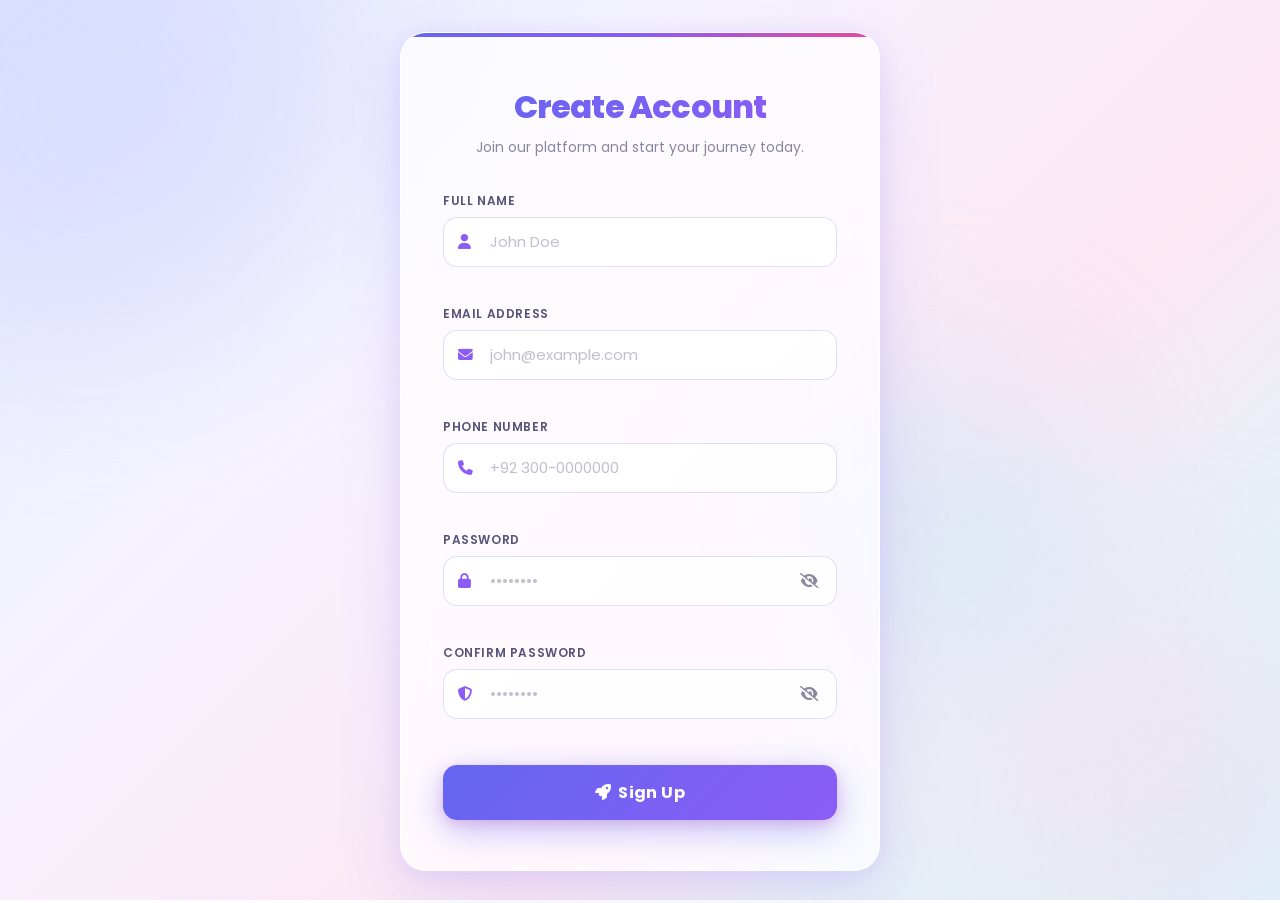
<file: task 2/index.html>
<!DOCTYPE html>
<html lang="en">
<head>
  <meta charset="UTF-8">
  <meta name="viewport" content="width=device-width, initial-scale=1.0">
  <title>Registration Form</title>
  <meta name="description" content="Sign up for our premium secure service. Responsive registration form with instant client-side validation.">
  <link rel="stylesheet" href="https://cdnjs.cloudflare.com/ajax/libs/font-awesome/6.5.0/css/all.min.css">
  <link rel="stylesheet" href="style.css">
</head>
<body>

  <div class="background-decorations" aria-hidden="true">
    <div class="circle circle-1"></div>
    <div class="circle circle-2"></div>
    <div class="circle circle-3"></div>
  </div>

  <main class="container">
    <div class="form-card">

      <div class="form-header">
        <h1>Create Account</h1>
        <p class="subtitle">Join our platform and start your journey today.</p>
      </div>

      <form id="registration-form" novalidate>

        <div class="input-group-container">
          <label for="full-name" class="input-label">Full Name</label>
          <div class="input-wrapper">
            <span class="input-icon"><i class="fa-solid fa-user"></i></span>
            <input type="text" id="full-name" placeholder="John Doe" autocomplete="name" required>
            <span class="status-icon" id="name-status"></span>
          </div>
          <div class="error-text" id="name-error" aria-live="polite"></div>
        </div>

        <div class="input-group-container">
          <label for="email" class="input-label">Email Address</label>
          <div class="input-wrapper">
            <span class="input-icon"><i class="fa-solid fa-envelope"></i></span>
            <input type="email" id="email" placeholder="john@example.com" autocomplete="email" required>
            <span class="status-icon" id="email-status"></span>
          </div>
          <div class="error-text" id="email-error" aria-live="polite"></div>
        </div>

        <div class="input-group-container">
          <label for="phone" class="input-label">Phone Number</label>
          <div class="input-wrapper">
            <span class="input-icon"><i class="fa-solid fa-phone"></i></span>
            <input type="tel" id="phone" placeholder="+92 300-0000000" autocomplete="tel" required>
            <span class="status-icon" id="phone-status"></span>
          </div>
          <div class="error-text" id="phone-error" aria-live="polite"></div>
        </div>

        <div class="input-group-container">
          <label for="password" class="input-label">Password</label>
          <div class="input-wrapper">
            <span class="input-icon"><i class="fa-solid fa-lock"></i></span>
            <input type="password" id="password" placeholder="••••••••" autocomplete="new-password" required>
            <button type="button" class="toggle-password" aria-label="Toggle Password Visibility" data-target="password">
              <i class="fa-solid fa-eye-slash eye-off"></i>
              <i class="fa-solid fa-eye eye-on hidden"></i>
            </button>
          </div>
          <div class="error-text" id="password-error" aria-live="polite"></div>
        </div>

        <div class="input-group-container">
          <label for="confirm-password" class="input-label">Confirm Password</label>
          <div class="input-wrapper">
            <span class="input-icon"><i class="fa-solid fa-shield-halved"></i></span>
            <input type="password" id="confirm-password" placeholder="••••••••" autocomplete="new-password" required>
            <button type="button" class="toggle-password" aria-label="Toggle Password Visibility" data-target="confirm-password">
              <i class="fa-solid fa-eye-slash eye-off"></i>
              <i class="fa-solid fa-eye eye-on hidden"></i>
            </button>
          </div>
          <div class="error-text" id="confirm-password-error" aria-live="polite"></div>
        </div>

        <button type="submit" class="submit-btn" id="submit-btn">
          <span class="btn-text"><i class="fa-solid fa-rocket"></i> &nbsp;Sign Up</span>
          <span class="spinner hidden"></span>
        </button>

      </form>
    </div>

    <div class="modal-overlay hidden" id="success-modal">
      <div class="modal-card">
        <div class="success-icon-wrapper">
          <svg class="checkmark" xmlns="http://www.w3.org/2000/svg" viewBox="0 0 52 52">
            <circle class="checkmark__circle" cx="26" cy="26" r="25" fill="none"/>
            <path class="checkmark__check" fill="none" d="M14.1 27.2l7.1 7.2 16.7-16.8"/>
          </svg>
        </div>
        <h2>Registration Successful!</h2>
        <p>Your account has been created successfully. Welcome to our community.</p>
        <button type="button" class="btn-close-modal" id="close-modal-btn">
          <i class="fa-solid fa-arrow-right-to-bracket"></i> &nbsp;Continue to Dashboard
        </button>
      </div>
    </div>

  </main>

  <script src="script.js"></script>
</body>
</html>
</file>
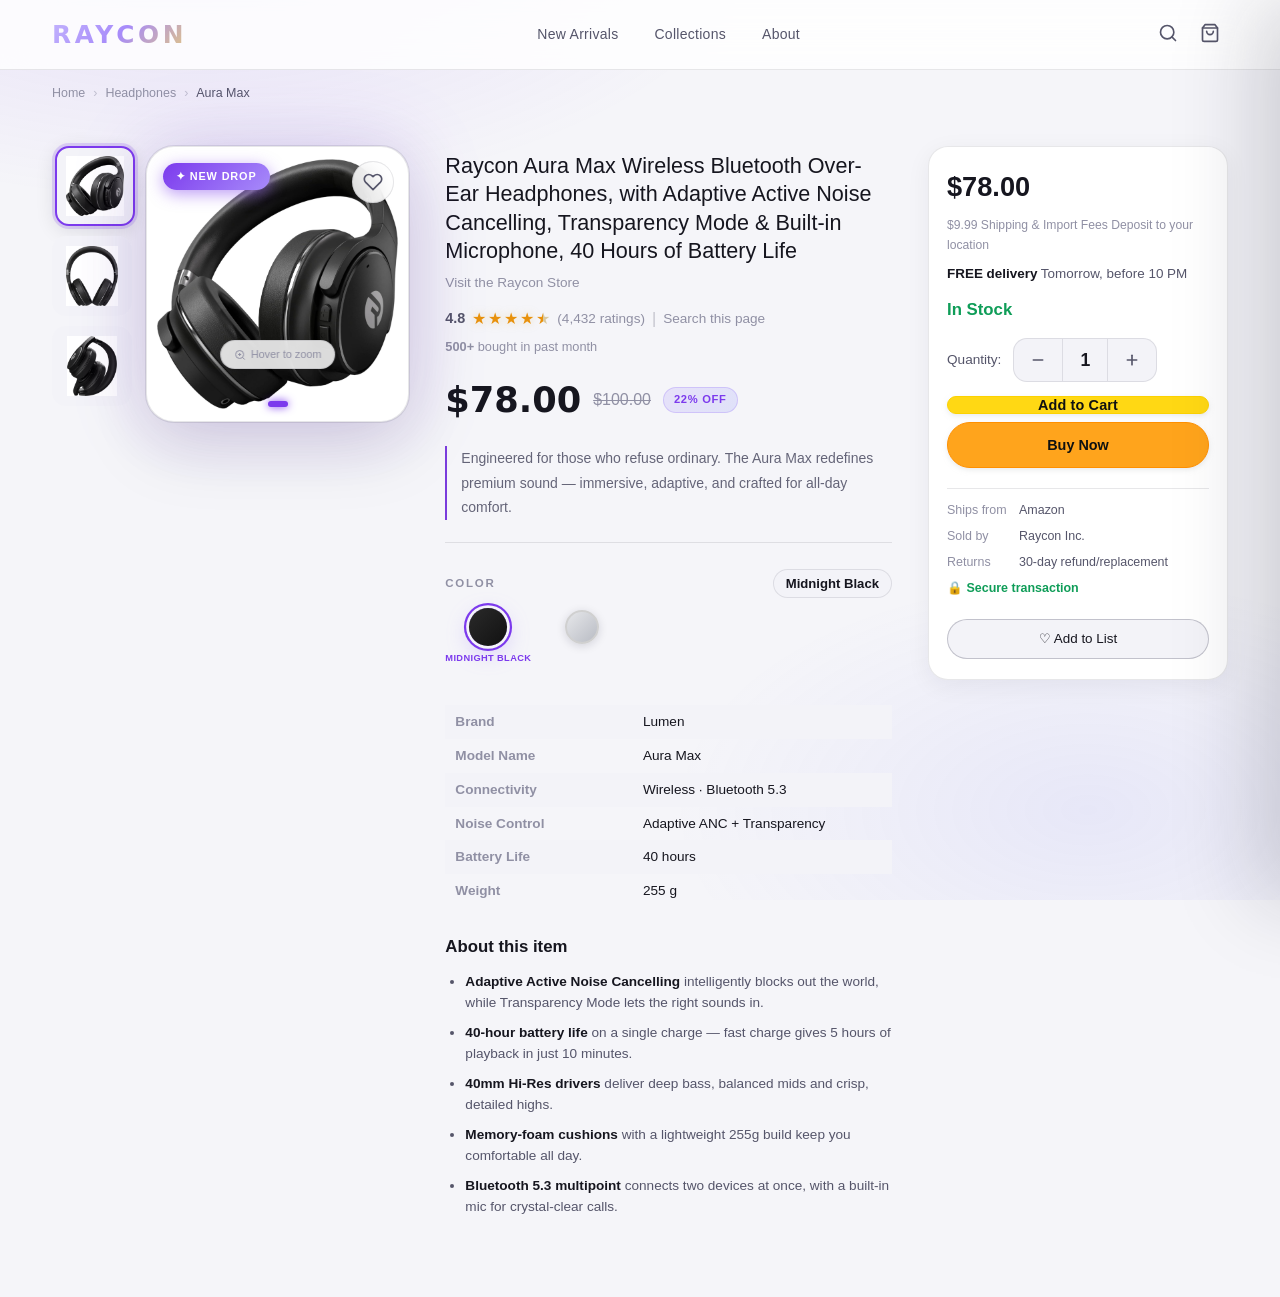
<file: task 3/index.html>
<!DOCTYPE html>
<html lang="en">
<head>
  <meta charset="UTF-8" />
  <meta name="viewport" content="width=device-width, initial-scale=1.0" />
  <meta name="description" content="Shop the Raycon Aura Max — premium wireless over-ear headphones with adaptive noise cancelling and 40-hour battery. Available in multiple colors." />
  <title>Raycon Aura Max | Premium Headphones</title>
  <link rel="stylesheet" href="style.css?v=19" />
</head>
<body>

  <!-- ── NAV ── -->
  <header class="nav">
    <div class="nav__logo">RAYCON</div>
    <nav class="nav__links" aria-label="Main navigation">
      <a href="#" class="nav__link">New Arrivals</a>
      <a href="#" class="nav__link">Collections</a>
      <a href="#" class="nav__link">About</a>
    </nav>
    <div class="nav__actions">
      <button class="nav__icon-btn" aria-label="Search" id="searchBtn">
        <svg xmlns="http://www.w3.org/2000/svg" width="20" height="20" viewBox="0 0 24 24" fill="none" stroke="currentColor" stroke-width="2" stroke-linecap="round" stroke-linejoin="round"><circle cx="11" cy="11" r="8"/><path d="m21 21-4.35-4.35"/></svg>
      </button>
      <button class="nav__icon-btn nav__cart-btn" aria-label="Shopping cart" id="cartBtn">
        <svg xmlns="http://www.w3.org/2000/svg" width="20" height="20" viewBox="0 0 24 24" fill="none" stroke="currentColor" stroke-width="2" stroke-linecap="round" stroke-linejoin="round"><path d="M6 2 3 6v14a2 2 0 0 0 2 2h14a2 2 0 0 0 2-2V6l-3-4z"/><line x1="3" y1="6" x2="21" y2="6"/><path d="M16 10a4 4 0 0 1-8 0"/></svg>
        <span class="nav__cart-count" id="cartCount">0</span>
      </button>
    </div>
  </header>

  <!-- ── BREADCRUMB ── -->
  <div class="breadcrumb">
    <a href="#" class="breadcrumb__link">Home</a>
    <span class="breadcrumb__sep">›</span>
    <a href="#" class="breadcrumb__link">Headphones</a>
    <span class="breadcrumb__sep">›</span>
    <span class="breadcrumb__current">Aura Max</span>
  </div>

  <!-- ── MAIN PRODUCT ── -->
  <main class="product" id="product">

    <!-- LEFT: Gallery -->
    <section class="gallery" aria-label="Product gallery">
      <!-- Thumbnails -->
      <div class="gallery__thumbs" role="tablist" aria-label="Product images">
        <button class="gallery__thumb active" role="tab" aria-selected="true" data-index="0">
          <img src="black/image.jpg" alt="Aura Max headphones" />
        </button>
      </div>

      <!-- Main Image -->
      <div class="gallery__main" id="mainImg">
        <div class="gallery__badge">✦ New Drop</div>
        <button class="gallery__wishlist" aria-label="Add to wishlist" id="galleryWishBtn">
          <svg xmlns="http://www.w3.org/2000/svg" width="20" height="20" viewBox="0 0 24 24" fill="none" stroke="currentColor" stroke-width="2" stroke-linecap="round" stroke-linejoin="round"><path d="M20.84 4.61a5.5 5.5 0 0 0-7.78 0L12 5.67l-1.06-1.06a5.5 5.5 0 0 0-7.78 7.78l1.06 1.06L12 21.23l7.78-7.78 1.06-1.06a5.5 5.5 0 0 0 0-7.78z"/></svg>
        </button>
        <img id="activeImg" src="black/image.jpg" alt="Raycon Aura Max" class="gallery__img" draggable="false" />
        <div class="gallery__zoom-hint">
          <svg xmlns="http://www.w3.org/2000/svg" width="12" height="12" viewBox="0 0 24 24" fill="none" stroke="currentColor" stroke-width="2"><circle cx="11" cy="11" r="8"/><path d="m21 21-4.35-4.35"/><line x1="11" y1="8" x2="11" y2="14"/><line x1="8" y1="11" x2="14" y2="11"/></svg>
          Hover to zoom
        </div>
        <button class="gallery__arrow gallery__arrow--prev" aria-label="Previous image" id="prevImg">
          <svg xmlns="http://www.w3.org/2000/svg" width="18" height="18" viewBox="0 0 24 24" fill="none" stroke="currentColor" stroke-width="2.5" stroke-linecap="round"><path d="m15 18-6-6 6-6"/></svg>
        </button>
        <button class="gallery__arrow gallery__arrow--next" aria-label="Next image" id="nextImg">
          <svg xmlns="http://www.w3.org/2000/svg" width="18" height="18" viewBox="0 0 24 24" fill="none" stroke="currentColor" stroke-width="2.5" stroke-linecap="round"><path d="m9 18 6-6-6-6"/></svg>
        </button>
        <!-- Dot indicators -->
        <div class="gallery__dots" id="galleryDots">
          <span class="gallery__dot active" data-index="0"></span>
        </div>
      </div>
    </section>

    <!-- RIGHT: Product Details -->
    <section class="details" aria-label="Product details">

      <h1 class="az-title">Raycon Aura Max Wireless Bluetooth Over-Ear Headphones, with Adaptive Active Noise Cancelling, Transparency Mode &amp; Built-in Microphone, 40 Hours of Battery Life</h1>
      <a href="#" class="az-store breadcrumb__link">Visit the Raycon Store</a>

      <!-- Rating (Amazon style) -->
      <div class="az-rating">
        <span class="az-rating__score">4.8</span>
        <div class="stars" aria-label="4.8 out of 5 stars">
          <span class="star filled">★</span>
          <span class="star filled">★</span>
          <span class="star filled">★</span>
          <span class="star filled">★</span>
          <span class="star half">★</span>
        </div>
        <a href="#" class="az-link breadcrumb__link">(4,432 ratings)</a>
        <span class="az-sep">|</span>
        <a href="#" class="az-link breadcrumb__link">Search this page</a>
      </div>
      <div class="az-bought"><strong>500+</strong> bought in past month</div>

      <!-- Price -->
      <div class="details__price-row">
        <span class="details__price" id="currentPrice">$78.00</span>
        <span class="details__price-old">$100.00</span>
        <span class="details__discount-badge">22% OFF</span>
      </div>

      <p class="details__tagline">Engineered for those who refuse ordinary. The Aura Max redefines premium sound — immersive, adaptive, and crafted for all-day comfort.</p>

      <hr class="details__divider" />

      <!-- Color Selection -->
      <div class="details__section">
        <div class="details__section-header">
          <span class="details__label">Color</span>
          <span class="details__selected-val" id="selectedColorName">Midnight Black</span>
        </div>
        <div class="color-swatches" role="radiogroup">
          <label class="color-swatch active" title="Midnight Black">
            <input type="radio" name="color" value="midnight-black" data-label="Midnight Black" checked hidden />
            <span class="swatch-dot" style="background:linear-gradient(135deg,#2a2a2a,#111);"></span>
            <span class="swatch-name">Midnight Black</span>
          </label>
          <label class="color-swatch" title="Graphite Gray">
            <input type="radio" name="color" value="graphite-gray" data-label="Graphite Gray" hidden />
            <span class="swatch-dot" style="background:linear-gradient(135deg,#e6e7ea,#b9bcc4); border:2px solid #d0d0d0;"></span>
            <span class="swatch-name">Graphite Gray</span>
          </label>
        </div>
      </div>

      <!-- Spec table -->
      <table class="az-specs">
        <tbody>
          <tr><td>Brand</td><td>Lumen</td></tr>
          <tr><td>Model Name</td><td>Aura Max</td></tr>
          <tr><td>Connectivity</td><td>Wireless · Bluetooth 5.3</td></tr>
          <tr><td>Noise Control</td><td>Adaptive ANC + Transparency</td></tr>
          <tr><td>Battery Life</td><td>40 hours</td></tr>
          <tr><td>Weight</td><td>255 g</td></tr>
        </tbody>
      </table>

      <!-- About this item -->
      <div class="az-about">
        <h2>About this item</h2>
        <ul>
          <li><strong>Adaptive Active Noise Cancelling</strong> intelligently blocks out the world, while Transparency Mode lets the right sounds in.</li>
          <li><strong>40-hour battery life</strong> on a single charge — fast charge gives 5 hours of playback in just 10 minutes.</li>
          <li><strong>40mm Hi-Res drivers</strong> deliver deep bass, balanced mids and crisp, detailed highs.</li>
          <li><strong>Memory-foam cushions</strong> with a lightweight 255g build keep you comfortable all day.</li>
          <li><strong>Bluetooth 5.3 multipoint</strong> connects two devices at once, with a built-in mic for crystal-clear calls.</li>
        </ul>
      </div>
    </section>

    <!-- RIGHT: Buy box -->
    <aside class="buybox" aria-label="Buy box">
      <div class="buybox__price" id="summaryTotal">$78.00</div>
      <div class="buybox__shipline">$9.99 Shipping &amp; Import Fees Deposit to your location</div>
      <div class="buybox__delivery2"><strong>FREE delivery</strong> Tomorrow, before 10 PM</div>
      <div class="buybox__instock">In Stock</div>

      <div class="buybox__qty">
        <span class="buybox__qty-label">Quantity:</span>
        <div class="qty-stepper" role="group" aria-label="Quantity">
          <button class="qty-btn" id="qtyDec" aria-label="Decrease quantity">
            <svg xmlns="http://www.w3.org/2000/svg" width="16" height="16" viewBox="0 0 24 24" fill="none" stroke="currentColor" stroke-width="2.5" stroke-linecap="round"><line x1="5" y1="12" x2="19" y2="12"/></svg>
          </button>
          <span class="qty-val" id="qtyVal" aria-live="polite">1</span>
          <button class="qty-btn" id="qtyInc" aria-label="Increase quantity">
            <svg xmlns="http://www.w3.org/2000/svg" width="16" height="16" viewBox="0 0 24 24" fill="none" stroke="currentColor" stroke-width="2.5" stroke-linecap="round"><line x1="12" y1="5" x2="12" y2="19"/><line x1="5" y1="12" x2="19" y2="12"/></svg>
          </button>
        </div>
      </div>

      <button class="btn-cart" id="addToCartBtn"><span class="btn-cart__text">Add to Cart</span></button>
      <button class="btn-buynow" id="buyNowBtn">Buy Now</button>

      <ul class="buybox__meta">
        <li><span class="buybox__ship">Ships from</span> <span>Amazon</span></li>
        <li><span class="buybox__ship">Sold by</span> <span>Raycon Inc.</span></li>
        <li><span class="buybox__ship">Returns</span> <span>30-day refund/replacement</span></li>
        <li class="buybox__secure">🔒 Secure transaction</li>
      </ul>

      <button class="btn-wish-list" id="wishBtn">♡ Add to List</button>
      <span id="summarySubtotal" hidden>$78.00</span>
    </aside>
  </main>

  

  <!-- ── TOAST ── -->
  <div class="toast" id="toast" role="alert" aria-live="assertive">
    <div class="toast__icon">✓</div>
    <div class="toast__msg" id="toastMsg">Added to cart!</div>
  </div>

  <!-- ── SIZE GUIDE MODAL ── -->
  <div class="modal-overlay" id="modalOverlay" aria-hidden="true">
    <div class="modal" role="dialog" aria-modal="true" aria-labelledby="modalTitle">
      <div class="modal__header">
        <h2 class="modal__title" id="modalTitle">📋 Tech Specs</h2>
        <button class="modal__close" id="modalClose" aria-label="Close">✕</button>
      </div>
      <div class="modal__body">
        <table class="size-table">
          <thead>
            <tr><th>Spec</th><th>Detail</th></tr>
          </thead>
          <tbody>
            <tr><td>Driver</td><td>40mm Dynamic</td></tr>
            <tr><td>Noise Cancelling</td><td>Adaptive ANC</td></tr>
            <tr><td>Battery</td><td>Up to 40 hours</td></tr>
            <tr><td>Charging</td><td>USB-C · Fast charge</td></tr>
            <tr><td>Bluetooth</td><td>5.3 · Multipoint</td></tr>
            <tr><td>Weight</td><td>255 g</td></tr>
          </tbody>
        </table>
        <p class="modal__note">💡 Pro & Max editions add Hi-Res LDAC audio and a premium carry case.</p>
      </div>
    </div>
  </div>

  <!-- ── CART DRAWER ── -->
  <div class="cart-overlay" id="cartOverlay"></div>
  <aside class="cart-drawer" id="cartDrawer" aria-label="Shopping cart">
    <div class="cart-drawer__header">
      <h2 class="cart-drawer__title">Your Cart</h2>
      <button class="cart-drawer__close" id="cartClose">✕</button>
    </div>
    <div class="cart-drawer__items" id="cartItems">
      <div class="cart-empty" id="cartEmpty">
        <div class="cart-empty__icon">🛍️</div>
        <p>Your cart is empty</p>
      </div>
    </div>
    <div class="cart-drawer__footer" id="cartFooter" style="display:none">
      <div class="cart-total-row">
        <span>Total</span>
        <span id="cartTotal">$0.00</span>
      </div>
      <button class="btn-checkout">Checkout →</button>
    </div>
  </aside>

  <script src="main.js?v=19"></script>
</body>
</html>
</file>
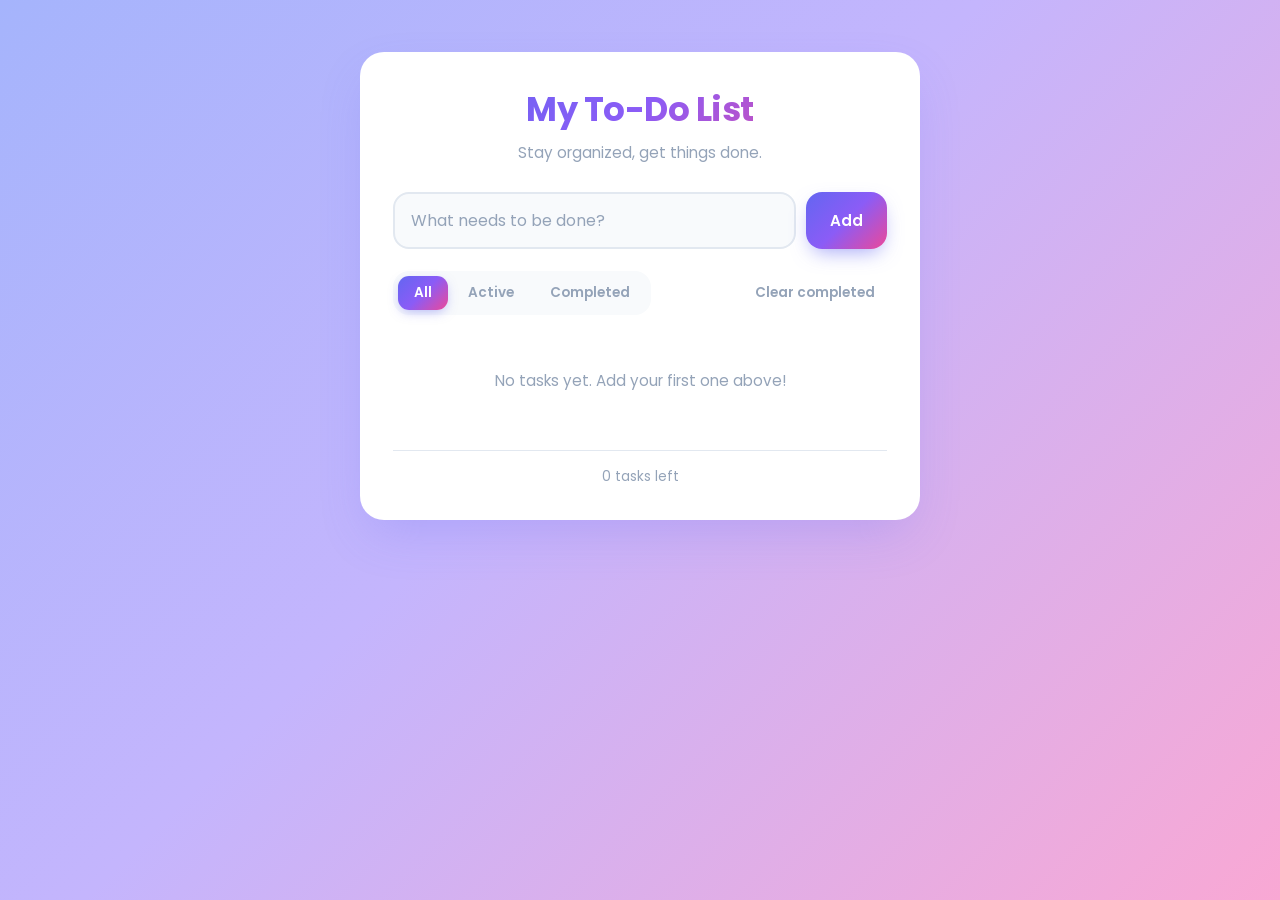
<file: task 4/index.html>
<!DOCTYPE html>
<html lang="en">
<head>
  <meta charset="UTF-8" />
  <meta name="viewport" content="width=device-width, initial-scale=1.0" />
  <title>To-Do List</title>
  <link rel="stylesheet" href="style.css" />
</head>
<body>
  <div class="app">
    <header class="app__header">
      <h1>My To-Do List</h1>
      <p class="app__subtitle">Stay organized, get things done.</p>
    </header>

    <form id="task-form" class="task-form" autocomplete="off">
      <input
        type="text"
        id="task-input"
        class="task-form__input"
        placeholder="What needs to be done?"
        maxlength="200"
        required
      />
      <button type="submit" class="btn btn--add">Add</button>
    </form>

    <div class="toolbar">
      <div class="filters" role="tablist" aria-label="Filter tasks">
        <button class="filter is-active" data-filter="all">All</button>
        <button class="filter" data-filter="active">Active</button>
        <button class="filter" data-filter="completed">Completed</button>
      </div>
      <button id="clear-completed" class="btn btn--ghost">Clear completed</button>
    </div>

    <ul id="task-list" class="task-list"></ul>

    <p id="empty-state" class="empty-state">No tasks yet. Add your first one above!</p>

    <footer class="app__footer">
      <span id="task-count">0 tasks left</span>
    </footer>
  </div>

  <script src="script.js"></script>
</body>
</html>
</file>
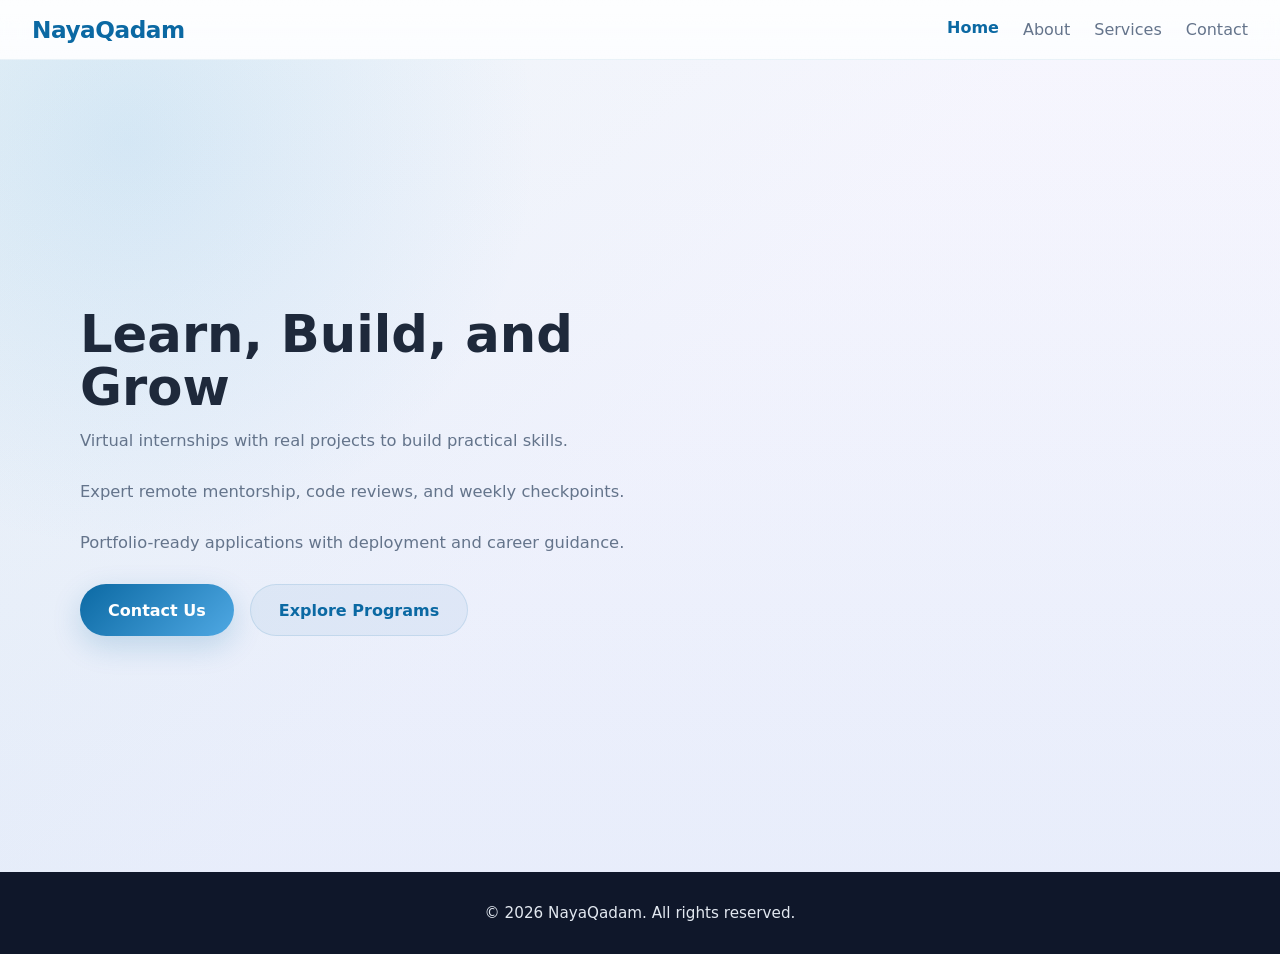
<file: task1/index.html>
<!DOCTYPE html>
<html lang="en">
<head>
  <meta charset="UTF-8" />
  <meta name="viewport" content="width=device-width, initial-scale=1.0" />
  <title>NayaQadam</title>
  <link rel="stylesheet" href="styles.css" />
</head>
<body>
  <header class="site-header">
    <div class="brand"><a href="index.html">NayaQadam</a></div>
    <button class="nav-toggle" aria-label="Open navigation menu">
      <span></span>
      <span></span>
      <span></span>
    </button>
    <nav class="navbar">
      <a href="index.html" class="nav-link active">Home</a>
      <a href="about.html" class="nav-link">About</a>
      <a href="services.html" class="nav-link">Services</a>
      <a href="contact.html" class="nav-link">Contact</a>
    </nav>
  </header>

  <main>
    <section class="hero hero-home">
      <div class="container hero-grid">
        <div class="hero-copy">
          <h1>Learn, Build, and Grow</h1>
          <p>Virtual internships with real projects to build practical skills.</p>
          <p>Expert remote mentorship, code reviews, and weekly checkpoints.</p>
          <p>Portfolio-ready applications with deployment and career guidance.</p>
          <div class="hero-actions">
            <a href="contact.html" class="button primary">Contact Us</a>
            <a href="services.html" class="button secondary">Explore Programs</a>
          </div>
        </div>
      </div>
    </section>
  </main>

  <footer class="site-footer">
    <div class="footer-copy">© 2026 NayaQadam. All rights reserved.</div>
  </footer>

  <script src="script.js"></script>
</body>
</html>
</file>
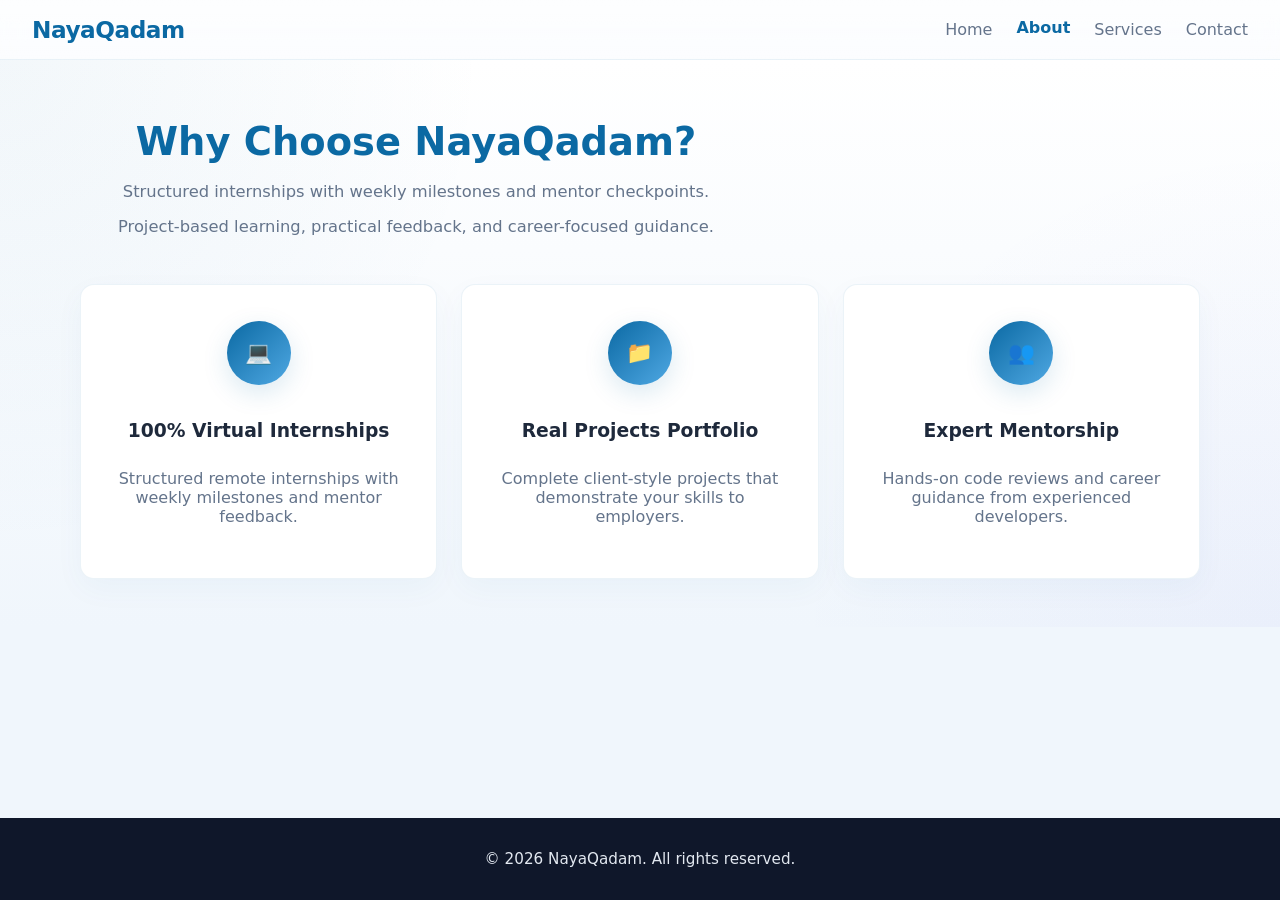
<file: task1/about.html>
<!DOCTYPE html>
<html lang="en">
<head>
  <meta charset="UTF-8" />
  <meta name="viewport" content="width=device-width, initial-scale=1.0" />
  <title>About</title>
  <link rel="stylesheet" href="styles.css" />
</head>
<body>
  <header class="site-header">
    <div class="brand"><a href="index.html">NayaQadam</a></div>
    <button class="nav-toggle" aria-label="Open navigation menu">
      <span></span>
      <span></span>
      <span></span>
    </button>
    <nav class="navbar">
      <a href="index.html" class="nav-link">Home</a>
      <a href="about.html" class="nav-link active">About</a>
      <a href="services.html" class="nav-link">Services</a>
      <a href="contact.html" class="nav-link">Contact</a>
    </nav>
  </header>

  <main>
   
    
    <section class="section-block why-choose-about">
      <div class="container">
        <div class="section-head">
          <h2>Why Choose NayaQadam?</h2>
          <p>Structured internships with weekly milestones and mentor checkpoints.</p>
          <p>Project-based learning, practical feedback, and career-focused guidance.</p>
        </div>
        <div class="feature-grid">
          <article class="feature-card">
            <div class="icon-circle">💻</div>
            <h3>100% Virtual Internships</h3>
            <p>Structured remote internships with weekly milestones and mentor feedback.</p>
          </article>

          <article class="feature-card">
            <div class="icon-circle">📁</div>
            <h3>Real Projects Portfolio</h3>
            <p>Complete client-style projects that demonstrate your skills to employers.</p>
          </article>
          <article class="feature-card">
            <div class="icon-circle">👥</div>
            <h3>Expert Mentorship</h3>
            <p>Hands-on code reviews and career guidance from experienced developers.</p>
          </article>
        </div>
      </div>
    </section>

  </main>

  <footer class="site-footer">
    <div class="footer-copy">© 2026 NayaQadam. All rights reserved.</div>
    
  </footer>

  <script src="script.js"></script>
</body>
</html>
</file>
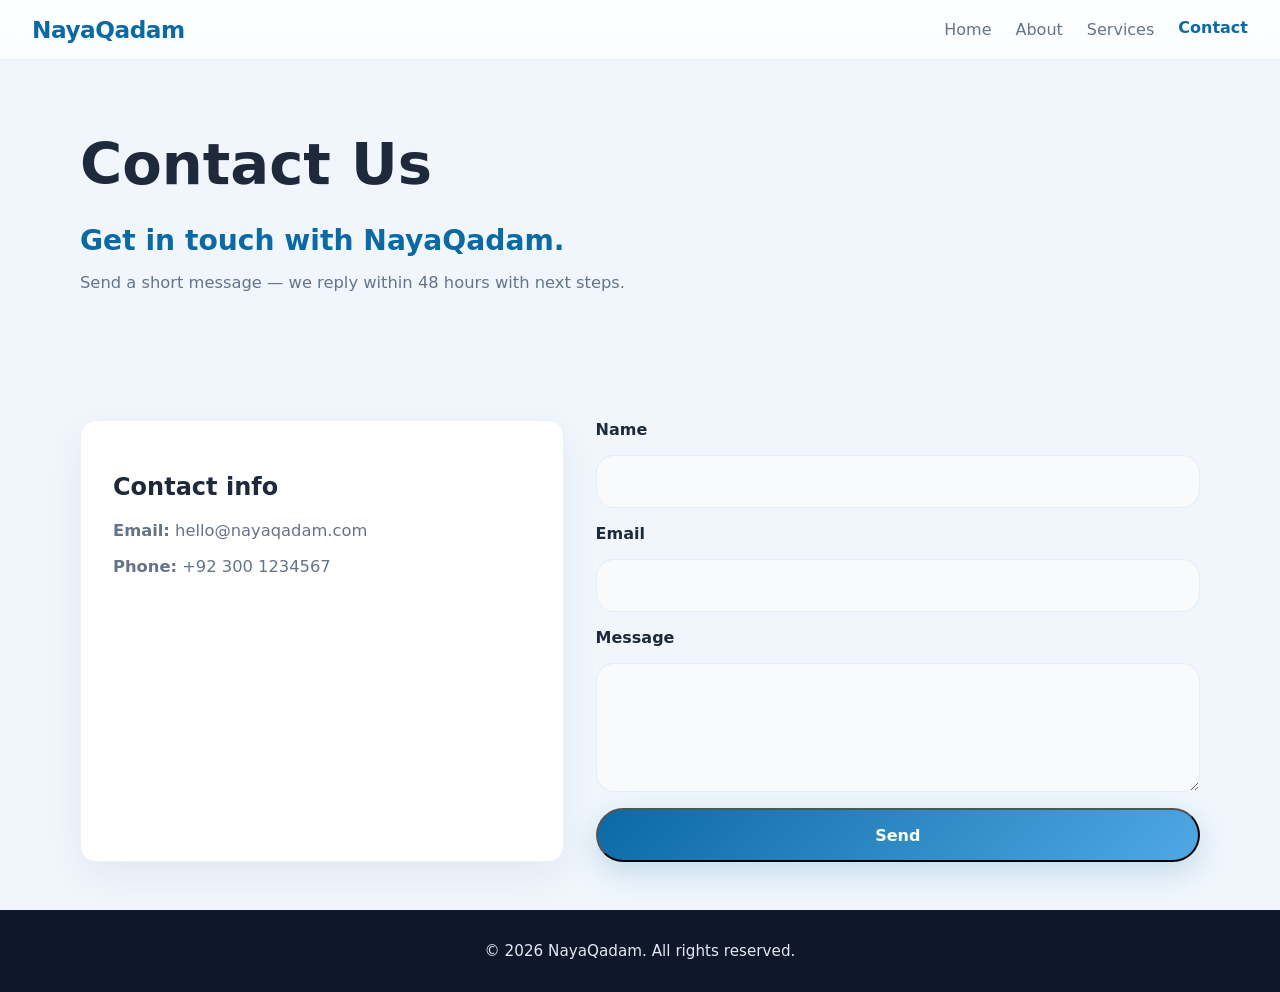
<file: task1/contact.html>
<!DOCTYPE html>
<html lang="en">
<head>
  <meta charset="UTF-8" />
  <meta name="viewport" content="width=device-width, initial-scale=1.0" />
  <title>Contact</title>
  <link rel="stylesheet" href="styles.css" />
</head>
<body>
  <header class="site-header">
    <div class="brand"><a href="index.html">NayaQadam</a></div>
    <button class="nav-toggle" aria-label="Open navigation menu">
      <span></span>
      <span></span>
      <span></span>
    </button>
    <nav class="navbar">
      <a href="index.html" class="nav-link">Home</a>
      <a href="about.html" class="nav-link">About</a>
      <a href="services.html" class="nav-link">Services</a>
      <a href="contact.html" class="nav-link active">Contact</a>
    </nav>
  </header>

  <main>
    <section class="page-hero contact-hero">
      <div class="container">
        <h1 class="page-title">Contact Us</h1>
        <p class="page-subtitle">Get in touch with NayaQadam.</p>
        <p class="page-description">Send a short message — we reply within 48 hours with next steps.</p>
      </div>
    </section>

    <section class="section-block">
      <div class="container contact-grid">
        <div class="contact-box">
          <h2>Contact info</h2>
          <p><strong>Email:</strong> hello@nayaqadam.com</p>
          <p><strong>Phone:</strong> +92 300 1234567</p>
        </div>
        <form class="contact-form" action="#" method="post">
          <label for="name">Name</label>
          <input type="text" id="name" name="name" required />

          <label for="email">Email</label>
          <input type="email" id="email" name="email" required />

          <label for="message">Message</label>
          <textarea id="message" name="message" rows="5" required></textarea>

          <button type="submit" class="button primary">Send</button>
        </form>
      </div>
    </section>
  </main>

  <footer class="site-footer">
    <div class="footer-copy">© 2026 NayaQadam. All rights reserved.</div>
    
  </footer>

  <script src="script.js"></script>
</body>
</html>
</file>
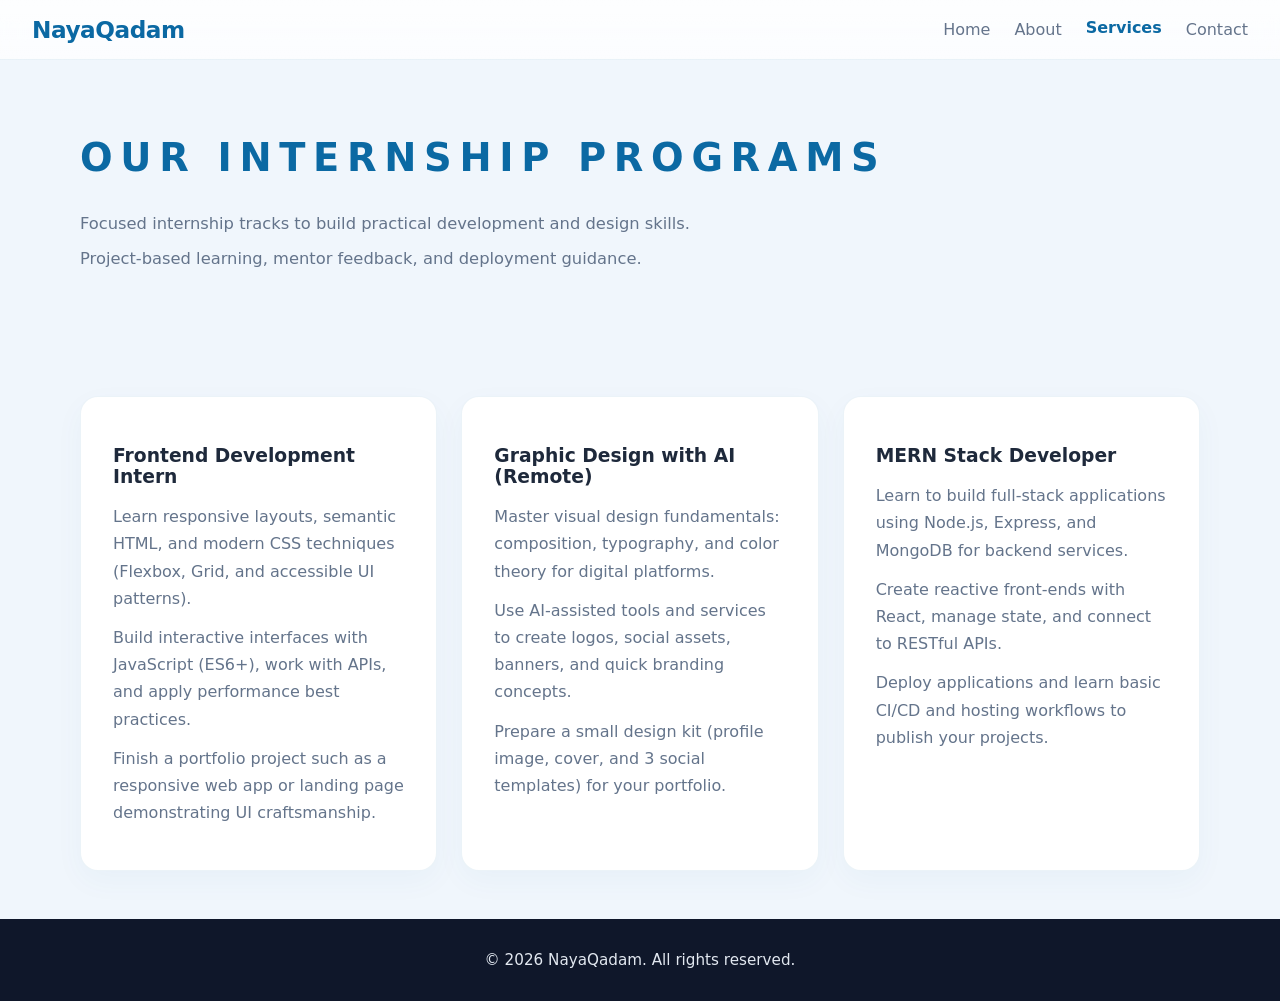
<file: task1/services.html>
<!DOCTYPE html>
<html lang="en">
<head>
  <meta charset="UTF-8" />
  <meta name="viewport" content="width=device-width, initial-scale=1.0" />
  <title>Services</title>
  <link rel="stylesheet" href="styles.css" />
</head>
<body>
  <header class="site-header">
    <div class="brand"><a href="index.html">NayaQadam</a></div>
    <button class="nav-toggle" aria-label="Open navigation menu">
      <span></span>
      <span></span>
      <span></span>
    </button>
    <nav class="navbar">
      <a href="index.html" class="nav-link">Home</a>
      <a href="about.html" class="nav-link">About</a>
      <a href="services.html" class="nav-link active">Services</a>
      <a href="contact.html" class="nav-link">Contact</a>
    </nav>
  </header>

  <main>
    <section class="page-hero services-hero">
      <div class="container">
        <h1 class="eyebrow">Our Internship Programs</h1>
        <p>Focused internship tracks to build practical development and design skills.</p>
        <p>Project-based learning, mentor feedback, and deployment guidance.</p>
      </div>
    </section>

    <section class="section-block internship-programs">
      <div class="container">
        <div class="program-grid">
          <article class="program-card">
            <h3>Frontend Development Intern</h3>
            <p>Learn responsive layouts, semantic HTML, and modern CSS techniques (Flexbox, Grid, and accessible UI patterns).</p>
            <p>Build interactive interfaces with JavaScript (ES6+), work with APIs, and apply performance best practices.</p>
            <p>Finish a portfolio project such as a responsive web app or landing page demonstrating UI craftsmanship.</p>
          </article>
          <article class="program-card">
            <h3>Graphic Design with AI (Remote)</h3>
            <p>Master visual design fundamentals: composition, typography, and color theory for digital platforms.</p>
            <p>Use AI-assisted tools and services to create logos, social assets, banners, and quick branding concepts.</p>
            <p>Prepare a small design kit (profile image, cover, and 3 social templates) for your portfolio.</p>
          </article>
          <article class="program-card">
            <h3>MERN Stack Developer</h3>
            <p>Learn to build full-stack applications using Node.js, Express, and MongoDB for backend services.</p>
            <p>Create reactive front-ends with React, manage state, and connect to RESTful APIs.</p>
            <p>Deploy applications and learn basic CI/CD and hosting workflows to publish your projects.</p>
          </article>
        </div>
      </div>
    </section>
  </main>

  <footer class="site-footer">
    <div class="footer-copy">© 2026 NayaQadam. All rights reserved.</div>
    
  </footer>

  <script src="script.js"></script>
</body>
</html>
</file>
<file: task 2/style.css>
/* ============================================
   REGISTRATION FORM — Fresh Light Theme
   ============================================ */

@import url('https://fonts.googleapis.com/css2?family=Poppins:wght@300;400;500;600;700;800&display=swap');

*, *::before, *::after { box-sizing: border-box; margin: 0; padding: 0; }

/* ── Design Tokens ── */
:root {
  --font: 'Poppins', sans-serif;

  /* Light palette */
  --clr-a:   #6366f1;   /* indigo        */
  --clr-b:   #8b5cf6;   /* violet        */
  --clr-c:   #ec4899;   /* pink          */
  --clr-d:   #06b6d4;   /* cyan          */

  --grad-main:  linear-gradient(135deg, var(--clr-a) 0%, var(--clr-b) 50%, var(--clr-c) 100%);
  --grad-bg:    linear-gradient(135deg, #e0e7ff 0%, #f5f3ff 30%, #fce7f3 65%, #cffafe 100%);

  /* Card */
  --card-bg:      rgba(255,255,255,0.72);
  --card-border:  rgba(255,255,255,0.90);

  /* Input */
  --inp-bg:        rgba(255,255,255,0.85);
  --inp-focus-bg:  rgba(99,102,241,0.06);
  --inp-border:    rgba(99,102,241,0.20);
  --inp-focus:     rgba(99,102,241,0.75);
  --inp-valid:     rgba(16,185,129,0.75);
  --inp-error:     rgba(239,68,68,0.75);

  /* Status */
  --success: #10b981;
  --error:   #ef4444;

  /* Text */
  --txt-main:   #1e1b4b;
  --txt-sub:    rgba(30,27,75,0.52);
  --txt-label:  rgba(30,27,75,0.75);
  --txt-ph:     rgba(30,27,75,0.28);

  /* Shadows */
  --sh-card:  0 24px 64px rgba(99,102,241,0.14), 0 4px 24px rgba(139,92,246,0.10);
  --sh-focus: 0 0 0 4px rgba(99,102,241,0.18);
  --sh-valid: 0 0 0 4px rgba(16,185,129,0.15);
  --sh-error: 0 0 0 4px rgba(239,68,68,0.15);
  --sh-btn:   0 10px 36px rgba(99,102,241,0.40), 0 4px 12px rgba(236,72,153,0.22);

  /* Misc */
  --t-fast: 0.18s ease;
  --t-norm: 0.28s cubic-bezier(.4,0,.2,1);
  --r-sm: 8px; --r-md: 14px; --r-lg: 26px; --r-full: 999px;
}

/* ── Base ── */
html { scroll-behavior: smooth; }

body {
  font-family: var(--font);
  min-height: 100vh;
  display: flex;
  align-items: center;
  justify-content: center;
  padding: 32px 16px;
  background: var(--grad-bg);
  background-attachment: fixed;
  overflow-x: hidden;
  position: relative;
}

/* ── Background blobs ── */
.background-decorations { position: fixed; inset: 0; pointer-events: none; z-index: 0; overflow: hidden; }

.circle {
  position: absolute;
  border-radius: 50%;
  filter: blur(80px);
  opacity: 0.45;
}

.circle-1 {
  width: 520px; height: 520px;
  background: radial-gradient(circle, #c7d2fe, #ddd6fe);
  top: -160px; left: -160px;
  animation: orb 14s ease-in-out infinite alternate;
}

.circle-2 {
  width: 440px; height: 440px;
  background: radial-gradient(circle, #fbcfe8, #fce7f3);
  bottom: -120px; right: -120px;
  animation: orb 18s ease-in-out infinite alternate-reverse;
}

.circle-3 {
  width: 320px; height: 320px;
  background: radial-gradient(circle, #a5f3fc, #bfdbfe);
  top: 40%; left: 60%;
  opacity: 0.35;
  animation: orb 11s ease-in-out infinite alternate;
}

@keyframes orb {
  0%   { transform: translate(0, 0)       scale(1);    }
  100% { transform: translate(30px, 40px) scale(1.10); }
}

/* ── Container ── */
.container {
  position: relative;
  z-index: 1;
  width: 100%;
  max-width: 480px;
}

/* ── Card ── */
.form-card {
  background: var(--card-bg);
  backdrop-filter: blur(28px) saturate(160%);
  -webkit-backdrop-filter: blur(28px) saturate(160%);
  border: 1.5px solid var(--card-border);
  border-radius: var(--r-lg);
  padding: 50px 42px;
  box-shadow: var(--sh-card);
  animation: cardIn 0.65s cubic-bezier(0.34,1.56,0.64,1) forwards;
  position: relative;
  overflow: hidden;
}

/* Rainbow top line */
.form-card::before {
  content: '';
  position: absolute;
  top: 0; left: 0; right: 0;
  height: 4px;
  background: var(--grad-main);
  border-radius: var(--r-lg) var(--r-lg) 0 0;
}

@keyframes cardIn {
  from { opacity: 0; transform: translateY(36px) scale(0.96); }
  to   { opacity: 1; transform: translateY(0)    scale(1);    }
}

/* ── Header ── */
.form-header { text-align: center; margin-bottom: 34px; }

.form-header h1 {
  font-size: 2rem;
  font-weight: 800;
  letter-spacing: -0.8px;
  background: var(--grad-main);
  -webkit-background-clip: text;
  -webkit-text-fill-color: transparent;
  background-clip: text;
  background-size: 200%;
  animation: gradShift 5s linear infinite;
  margin-bottom: 6px;
}

@keyframes gradShift {
  0%   { background-position: 0%   50%; }
  50%  { background-position: 100% 50%; }
  100% { background-position: 0%   50%; }
}

.subtitle { font-size: 0.875rem; color: var(--txt-sub); font-weight: 400; }

/* ── Input Group ── */
.input-group-container { margin-bottom: 18px; }

.input-label {
  display: block;
  font-size: 0.75rem;
  font-weight: 600;
  color: var(--txt-label);
  margin-bottom: 7px;
  letter-spacing: 0.6px;
  text-transform: uppercase;
}

.input-wrapper { position: relative; display: flex; align-items: center; }

.input-icon {
  position: absolute;
  left: 15px;
  color: var(--clr-b);
  font-size: 0.92rem;
  pointer-events: none;
  transition: color var(--t-fast), transform var(--t-fast);
  z-index: 1;
}

.input-wrapper:focus-within .input-icon {
  color: var(--clr-a);
  transform: scale(1.12);
}

.input-wrapper input {
  width: 100%;
  padding: 13px 46px;
  background: var(--inp-bg);
  border: 1.5px solid var(--inp-border);
  border-radius: var(--r-md);
  color: var(--txt-main);
  font-family: var(--font);
  font-size: 0.93rem;
  font-weight: 400;
  outline: none;
  transition: border-color var(--t-norm), background var(--t-norm), box-shadow var(--t-norm);
}

.input-wrapper input::placeholder { color: var(--txt-ph); }

.input-wrapper input:focus {
  border-color: var(--inp-focus);
  background: var(--inp-focus-bg);
  box-shadow: var(--sh-focus);
}

.input-wrapper input.is-valid {
  border-color: var(--inp-valid);
  box-shadow: var(--sh-valid);
}

.input-wrapper input.is-invalid {
  border-color: var(--inp-error);
  box-shadow: var(--sh-error);
  animation: shake 0.38s ease forwards;
}

@keyframes shake {
  10%,90%     { transform: translateX(-2px); }
  20%,80%     { transform: translateX(4px);  }
  30%,50%,70% { transform: translateX(-5px); }
  40%,60%     { transform: translateX(5px);  }
}

/* Status icon */
.status-icon {
  position: absolute;
  right: 14px;
  font-size: 0.9rem;
  opacity: 0;
  transform: scale(0.4);
  pointer-events: none;
  transition: opacity var(--t-norm), transform var(--t-norm);
}
.status-icon.show-valid  { opacity: 1; transform: scale(1); color: var(--success); }
.status-icon.show-invalid{ opacity: 1; transform: scale(1); color: var(--error);   }

/* ── Toggle password ── */
.toggle-password {
  position: absolute;
  right: 13px;
  background: transparent;
  border: none;
  cursor: pointer;
  color: var(--txt-sub);
  font-size: 0.92rem;
  padding: 4px 6px;
  border-radius: var(--r-sm);
  transition: color var(--t-fast), background var(--t-fast);
  z-index: 2;
}
.toggle-password:hover { color: var(--clr-a); background: rgba(99,102,241,0.08); }
.hidden { display: none !important; }

/* ── Error text ── */
.error-text {
  min-height: 20px;
  font-size: 0.78rem;
  font-weight: 500;
  color: var(--error);
  padding-top: 5px;
  padding-left: 2px;
  display: flex;
  align-items: flex-start;
  gap: 5px;
  opacity: 0;
  transform: translateY(-4px);
  transition: opacity var(--t-fast), transform var(--t-fast);
}
.error-text.visible { opacity: 1; transform: translateY(0); }
.error-text::before {
  content: '\f06a';
  font-family: 'Font Awesome 6 Free';
  font-weight: 900;
  font-size: 0.74rem;
  flex-shrink: 0;
  margin-top: 1px;
}

/* ── Submit Button ── */
.submit-btn {
  width: 100%;
  margin-top: 26px;
  padding: 15px;
  background: var(--grad-main);
  background-size: 200% 200%;
  animation: btnGrad 4s ease infinite;
  border: none;
  border-radius: var(--r-md);
  color: #fff;
  font-family: var(--font);
  font-size: 1rem;
  font-weight: 700;
  cursor: pointer;
  display: flex;
  align-items: center;
  justify-content: center;
  gap: 8px;
  letter-spacing: 0.4px;
  box-shadow: var(--sh-btn);
  transition: transform var(--t-fast), box-shadow var(--t-fast), opacity var(--t-fast);
  position: relative;
  overflow: hidden;
}

@keyframes btnGrad {
  0%   { background-position: 0%   60%; }
  50%  { background-position: 100% 40%; }
  100% { background-position: 0%   60%; }
}

.submit-btn::after {
  content: '';
  position: absolute;
  inset: 0;
  background: linear-gradient(135deg, rgba(255,255,255,0.22) 0%, transparent 55%);
  opacity: 0;
  transition: opacity var(--t-fast);
}
.submit-btn:hover::after { opacity: 1; }
.submit-btn:hover {
  transform: translateY(-3px);
  box-shadow: 0 18px 48px rgba(99,102,241,0.45), 0 6px 18px rgba(236,72,153,0.28);
}
.submit-btn:active  { transform: translateY(-1px); }
.submit-btn:disabled{ opacity: 0.65; cursor: not-allowed; transform: none; }

/* Spinner */
.spinner {
  width: 18px; height: 18px;
  border: 2.5px solid rgba(255,255,255,0.35);
  border-top-color: #fff;
  border-radius: 50%;
  animation: spin 0.7s linear infinite;
}
@keyframes spin { to { transform: rotate(360deg); } }

/* ── Success Modal ── */
.modal-overlay {
  position: fixed; inset: 0;
  background: rgba(224,231,255,0.60);
  backdrop-filter: blur(12px);
  -webkit-backdrop-filter: blur(12px);
  display: flex; align-items: center; justify-content: center;
  z-index: 100; padding: 20px;
  animation: fadeIn 0.28s ease;
}
.modal-overlay.hidden { display: none; }
@keyframes fadeIn { from { opacity: 0; } to { opacity: 1; } }

.modal-card {
  background: rgba(255,255,255,0.95);
  border: 1.5px solid rgba(255,255,255,1);
  border-radius: var(--r-lg);
  padding: 52px 42px;
  text-align: center;
  max-width: 400px;
  width: 100%;
  box-shadow: 0 32px 80px rgba(99,102,241,0.18), 0 8px 32px rgba(139,92,246,0.12);
  animation: modalPop 0.5s cubic-bezier(0.34,1.56,0.64,1);
  position: relative;
  overflow: hidden;
}

.modal-card::before {
  content: '';
  position: absolute;
  top: 0; left: 0; right: 0;
  height: 4px;
  background: var(--grad-main);
}

@keyframes modalPop {
  from { opacity: 0; transform: scale(0.82) translateY(24px); }
  to   { opacity: 1; transform: scale(1)    translateY(0);    }
}

.success-icon-wrapper {
  display: flex; align-items: center; justify-content: center;
  margin-bottom: 22px;
}

.checkmark { width: 72px; height: 72px; }

.checkmark__circle {
  stroke: var(--clr-a);
  stroke-width: 2;
  stroke-dasharray: 166; stroke-dashoffset: 166;
  animation: stroke 0.6s cubic-bezier(0.65,0,0.45,1) 0.1s forwards;
}

.checkmark__check {
  stroke: var(--success);
  stroke-width: 2.5;
  stroke-linecap: round; stroke-linejoin: round;
  stroke-dasharray: 48; stroke-dashoffset: 48;
  animation: stroke 0.4s cubic-bezier(0.65,0,0.45,1) 0.7s forwards;
}

@keyframes stroke { 100% { stroke-dashoffset: 0; } }

.modal-card h2 {
  font-size: 1.6rem;
  font-weight: 800;
  background: var(--grad-main);
  -webkit-background-clip: text;
  -webkit-text-fill-color: transparent;
  background-clip: text;
  margin-bottom: 10px;
}

.modal-card p { color: var(--txt-sub); font-size: 0.9rem; line-height: 1.7; margin-bottom: 28px; }

.btn-close-modal {
  padding: 12px 32px;
  background: var(--grad-main);
  background-size: 200%;
  border: none; border-radius: var(--r-full);
  color: #fff; font-family: var(--font); font-size: 0.9rem; font-weight: 600;
  cursor: pointer; box-shadow: var(--sh-btn);
  transition: transform var(--t-fast), box-shadow var(--t-fast);
}
.btn-close-modal:hover {
  transform: translateY(-2px);
  box-shadow: 0 14px 40px rgba(99,102,241,0.45);
}

/* ── Responsive ── */
@media (max-width: 520px) {
  .form-card { padding: 34px 22px; }
  .form-header h1 { font-size: 1.7rem; }
  .modal-card { padding: 36px 22px; }
}
@media (max-width: 380px) {
  .form-card { padding: 26px 16px; }
  .form-header h1 { font-size: 1.45rem; }
}

/* ── Scrollbar ── */
::-webkit-scrollbar { width: 5px; }
::-webkit-scrollbar-track { background: #f1f5f9; }
::-webkit-scrollbar-thumb { background: linear-gradient(180deg, var(--clr-a), var(--clr-c)); border-radius: 3px; }

/* ── Selection ── */
::selection { background: rgba(99,102,241,0.20); color: var(--txt-main); }
</file>
<file: task 3/style.css>
/* ─────────────────────────────────────────────
   Lumen Cloud Strider — Product Page Stylesheet
   ───────────────────────────────────────────── */

/* ── Design Tokens ── */
:root {
  --bg: #f5f5f9;
  --surface: #ffffff;
  --surface-2: #f3f3f8;
  --surface-3: #e9e9f1;
  --border: rgba(20,20,45,0.10);
  --border-hover: rgba(20,20,45,0.22);

  --accent: #7c3aed;
  --accent-2: #6366f1;
  --accent-glow: rgba(124,58,237,0.18);
  --accent-dark: #6d28d9;

  --text-primary: #16161f;
  --text-secondary: #55556a;
  --text-muted: #9090a4;

  --gold: #b8902f;
  --success: #0f9d58;

  --radius-sm: 8px;
  --radius-md: 14px;
  --radius-lg: 20px;
  --radius-xl: 28px;

  --transition: 0.25s cubic-bezier(0.4,0,0.2,1);
  --transition-bounce: 0.4s cubic-bezier(0.34,1.56,0.64,1);
}

/* ── Reset ── */
*, *::before, *::after { box-sizing: border-box; margin: 0; padding: 0; }
html { scroll-behavior: smooth; }

body {
  font-family: -apple-system, BlinkMacSystemFont, 'Segoe UI', Roboto, Helvetica, Arial, sans-serif;
  background: var(--bg);
  color: var(--text-primary);
  min-height: 100vh;
  overflow-x: hidden;
  line-height: 1.6;
}

/* Ambient glow */
body::before {
  content: '';
  position: fixed;
  inset: 0;
  background:
    radial-gradient(ellipse 70% 50% at 15% -10%, rgba(124,58,237,0.13) 0%, transparent 65%),
    radial-gradient(ellipse 50% 40% at 85% 90%, rgba(99,102,241,0.09) 0%, transparent 65%);
  pointer-events: none;
  z-index: 0;
}

/* ── Navigation ── */
.nav {
  display: flex;
  align-items: center;
  justify-content: space-between;
  padding: 0 52px;
  height: 70px;
  background: rgba(255,255,255,0.82);
  backdrop-filter: blur(24px);
  -webkit-backdrop-filter: blur(24px);
  border-bottom: 1px solid var(--border);
  position: sticky;
  top: 0;
  z-index: 200;
}

.nav__logo {
  font-family: 'Segoe UI', 'Gill Sans', 'Trebuchet MS', system-ui, sans-serif;
  font-size: 1.55rem;
  font-weight: 800;
  letter-spacing: 0.15em;
  background: linear-gradient(135deg, #c4b5fd, #a78bfa, #e4c87d);
  -webkit-background-clip: text;
  -webkit-text-fill-color: transparent;
  background-clip: text;
  cursor: pointer;
}

.nav__links { display: flex; gap: 36px; }
.nav__link {
  text-decoration: none;
  color: var(--text-secondary);
  font-size: 0.875rem;
  font-weight: 500;
  letter-spacing: 0.02em;
  transition: color var(--transition);
  position: relative;
}
.nav__link::after {
  content: '';
  position: absolute;
  bottom: -4px; left: 0;
  width: 0; height: 1.5px;
  background: var(--accent);
  transition: width var(--transition);
  border-radius: 2px;
}
.nav__link:hover { color: var(--text-primary); }
.nav__link:hover::after { width: 100%; }

.nav__actions { display: flex; gap: 6px; align-items: center; }
.nav__icon-btn {
  background: none; border: none;
  color: var(--text-secondary);
  cursor: pointer;
  padding: 8px;
  border-radius: var(--radius-sm);
  transition: color var(--transition), background var(--transition);
  position: relative;
}
.nav__icon-btn:hover { color: var(--text-primary); background: var(--surface-2); }

.nav__cart-count {
  position: absolute; top: 2px; right: 2px;
  background: var(--accent); color: #fff;
  font-size: 0.6rem; font-weight: 700;
  width: 16px; height: 16px;
  border-radius: 50%;
  display: flex; align-items: center; justify-content: center;
  transform: scale(0);
  transition: transform var(--transition-bounce);
}
.nav__cart-count.visible { transform: scale(1); }

/* ── Breadcrumb ── */
.breadcrumb {
  display: flex; align-items: center; gap: 8px;
  padding: 14px 52px;
  font-size: 0.78rem; color: var(--text-muted);
  position: relative; z-index: 1;
}
.breadcrumb__link { color: var(--text-muted); text-decoration: none; transition: color var(--transition); }
.breadcrumb__link:hover { color: var(--accent); }
.breadcrumb__sep { color: var(--text-muted); opacity: 0.5; }
.breadcrumb__current { color: var(--text-secondary); }

/* ── Product Layout ── */
.product {
  display: grid;
  grid-template-columns: minmax(0, 1fr) minmax(0, 1.25fr) 300px;
  gap: 36px;
  max-width: 1400px;
  margin: 0 auto;
  padding: 28px 52px 80px;
  position: relative; z-index: 1;
  align-items: start;
}

/* ════════════════════════════
   GALLERY
   ════════════════════════════ */
.gallery {
  display: flex;
  gap: 14px;
  align-items: flex-start;
  position: sticky;
  top: 90px;
  height: fit-content;
}

/* Thumbnails */
.gallery__thumbs {
  display: flex;
  flex-direction: column;
  gap: 10px;
  flex-shrink: 0;
}

.gallery__thumb {
  width: 80px;
  height: 80px;
  border-radius: var(--radius-md);
  border: 2px solid transparent;
  background: var(--surface-2);
  cursor: pointer;
  overflow: hidden;
  position: relative;
  transition: border-color var(--transition), box-shadow var(--transition), transform var(--transition);
  padding: 0;
  display: flex;
  flex-direction: column;
}
.gallery__thumb img {
  width: 100%; height: 100%;
  object-fit: contain;
  padding: 8px;
  transition: transform var(--transition);
}
.gallery__thumb:hover { border-color: var(--border-hover); transform: translateX(3px); }
.gallery__thumb:hover img { transform: scale(1.08); }
.gallery__thumb.active {
  border-color: var(--accent);
  box-shadow: 0 0 0 3px var(--accent-glow), 0 4px 20px rgba(20,20,45,0.12);
  transform: translateX(3px);
}

.thumb-label {
  position: absolute;
  bottom: 0; left: 0; right: 0;
  background: linear-gradient(transparent, rgba(0,0,0,0.7));
  color: rgba(255,255,255,0.85);
  font-size: 0.55rem;
  font-weight: 600;
  letter-spacing: 0.06em;
  text-transform: uppercase;
  text-align: center;
  padding: 4px 2px 3px;
}

/* Main image */
.gallery__main {
  flex: 1;
  aspect-ratio: 1 / 1.05;
  border-radius: var(--radius-xl);
  background: var(--surface);
  border: 1px solid var(--border);
  position: relative;
  overflow: hidden;
  cursor: zoom-in;
  box-shadow:
    0 0 0 1px var(--border),
    0 24px 70px rgba(20,20,45,0.13),
    0 0 80px var(--accent-glow);
}

.gallery__img {
  width: 100%; height: 100%;
  object-fit: contain;
  padding: 4%;
  display: block;
  transition: transform 0.55s cubic-bezier(0.25,0.46,0.45,0.94), opacity 0.3s ease;
}
.gallery__main:hover .gallery__img { transform: scale(1.07); }

/* Animated gradient overlay on hover */
.gallery__main::before {
  content: '';
  position: absolute; inset: 0;
  background: linear-gradient(135deg, rgba(167,139,250,0.05), transparent 60%);
  opacity: 0;
  transition: opacity var(--transition);
  z-index: 1;
  pointer-events: none;
}
.gallery__main:hover::before { opacity: 1; }

.gallery__badge {
  position: absolute; top: 16px; left: 16px;
  z-index: 3;
  background: linear-gradient(135deg, #7c3aed, #a78bfa);
  color: #fff;
  font-size: 0.68rem; font-weight: 700;
  letter-spacing: 0.08em;
  padding: 5px 13px;
  border-radius: 100px;
  text-transform: uppercase;
  box-shadow: 0 4px 16px rgba(124,58,237,0.5);
}

.gallery__wishlist {
  position: absolute; top: 14px; right: 14px; z-index: 3;
  background: rgba(255,255,255,0.85);
  backdrop-filter: blur(10px);
  border: 1px solid var(--border);
  border-radius: 50%;
  width: 42px; height: 42px;
  display: flex; align-items: center; justify-content: center;
  cursor: pointer; color: var(--text-secondary);
  transition: color var(--transition), background var(--transition), transform var(--transition-bounce);
}
.gallery__wishlist:hover { color: #f87171; background: rgba(248,113,113,0.15); transform: scale(1.12); }
.gallery__wishlist.liked { color: #f87171; }
.gallery__wishlist.liked svg { fill: #f87171; }

.gallery__zoom-hint {
  position: absolute; bottom: 52px; left: 50%;
  transform: translateX(-50%);
  display: flex; align-items: center; gap: 5px;
  background: rgba(255,255,255,0.85);
  backdrop-filter: blur(8px);
  border: 1px solid var(--border);
  border-radius: 100px;
  padding: 5px 13px;
  font-size: 0.68rem; color: var(--text-muted);
  white-space: nowrap; pointer-events: none; z-index: 2;
  transition: opacity var(--transition);
}
.gallery__main:hover .gallery__zoom-hint { opacity: 0; }

/* Arrow buttons */
.gallery__arrow {
  position: absolute; top: 50%; transform: translateY(-50%);
  z-index: 3;
  background: rgba(255,255,255,0.88);
  backdrop-filter: blur(8px);
  border: 1px solid var(--border);
  border-radius: 50%;
  width: 42px; height: 42px;
  display: flex; align-items: center; justify-content: center;
  cursor: pointer; color: var(--text-secondary);
  opacity: 0;
  transition: opacity var(--transition), color var(--transition), background var(--transition), transform var(--transition);
}
.gallery__main:hover .gallery__arrow { opacity: 1; }
.gallery__arrow--prev { left: 14px; }
.gallery__arrow--next { right: 14px; }
.gallery__arrow:hover { color: var(--text-primary); background: rgba(167,139,250,0.22); }
.gallery__arrow--prev:hover { transform: translateY(-50%) translateX(-2px); }
.gallery__arrow--next:hover { transform: translateY(-50%) translateX(2px); }

/* Single-view gallery: arrows + dots not needed */
.gallery__arrow, .gallery__dots { display: none; }

/* Dot indicators */
.gallery__dots {
  position: absolute; bottom: 14px; left: 50%;
  transform: translateX(-50%);
  display: flex; gap: 6px; z-index: 3;
}
.gallery__dot {
  width: 6px; height: 6px;
  border-radius: 50%;
  background: rgba(20,20,45,0.22);
  cursor: pointer;
  transition: background var(--transition), transform var(--transition), width var(--transition);
}
.gallery__dot.active {
  background: var(--accent);
  width: 20px;
  border-radius: 3px;
  box-shadow: 0 0 8px var(--accent);
}

/* Fade transition */
.gallery__img.fade-out { opacity: 0; transform: scale(0.96); }

/* ════════════════════════════
   DETAILS
   ════════════════════════════ */
.details {
  display: flex;
  flex-direction: column;
  padding-top: 6px;
}

.details__brand {
  display: flex; align-items: center; gap: 8px;
  font-size: 0.72rem;
  letter-spacing: 0.2em;
  text-transform: uppercase;
  color: var(--accent);
  font-weight: 600;
  margin-bottom: 10px;
}
.brand-dot {
  width: 6px; height: 6px;
  border-radius: 50%;
  background: var(--accent);
  box-shadow: 0 0 8px var(--accent);
  animation: pulse-dot 2s infinite;
}
@keyframes pulse-dot {
  0%, 100% { opacity: 1; transform: scale(1); }
  50% { opacity: 0.5; transform: scale(0.7); }
}

.details__name {
  font-family: 'Segoe UI', 'Gill Sans', 'Trebuchet MS', system-ui, sans-serif;
  font-size: clamp(2.4rem, 4vw, 3.4rem);
  font-weight: 800;
  line-height: 1.05;
  letter-spacing: -0.03em;
  margin-bottom: 16px;
  color: var(--text-primary);
}
.details__name em {
  font-style: normal;
  background: linear-gradient(135deg, #a78bfa, #818cf8, #c4b5fd);
  -webkit-background-clip: text;
  -webkit-text-fill-color: transparent;
  background-clip: text;
}

/* Rating */
.details__rating {
  display: flex; align-items: center; gap: 10px;
  margin-bottom: 20px; flex-wrap: wrap;
}
.stars { display: flex; gap: 2px; }
.star { font-size: 1rem; color: var(--text-muted); }
.star.filled { color: var(--gold); text-shadow: 0 0 8px rgba(228,200,125,0.5); }
.star.half { position: relative; color: var(--text-muted); }
.star.half::before {
  content: '★'; position: absolute; left: 0;
  color: var(--gold); width: 50%; overflow: hidden;
}
.details__rating-score { font-weight: 700; font-size: 0.9rem; }
.details__rating-count { font-size: 0.8rem; color: var(--text-muted); }
.in-stock-badge {
  font-size: 0.72rem; font-weight: 600;
  color: var(--success);
  margin-left: auto;
  letter-spacing: 0.04em;
}

/* Price */
.details__price-row {
  display: flex; align-items: center; gap: 12px;
  margin-bottom: 18px; flex-wrap: wrap;
}
.details__price {
  font-family: 'Segoe UI', 'Gill Sans', 'Trebuchet MS', system-ui, sans-serif;
  font-size: 2.2rem; font-weight: 800;
  color: var(--text-primary);
}
.details__price-old {
  font-size: 1rem; color: var(--text-muted);
  text-decoration: line-through;
}
.details__discount-badge {
  background: linear-gradient(135deg, rgba(167,139,250,0.18), rgba(129,140,248,0.18));
  border: 1px solid rgba(167,139,250,0.35);
  color: var(--accent);
  font-size: 0.7rem; font-weight: 700;
  padding: 3px 10px; border-radius: 100px;
  letter-spacing: 0.06em;
}

.details__tagline {
  font-size: 0.875rem; color: var(--text-secondary);
  line-height: 1.75; margin-bottom: 22px;
  border-left: 2px solid var(--accent-dark);
  padding-left: 14px;
  opacity: 0.9;
}

.details__divider {
  border: none; border-top: 1px solid var(--border);
  margin-bottom: 26px;
}

/* Section */
.details__section { margin-bottom: 26px; }
.details__section-header {
  display: flex; align-items: center; justify-content: space-between;
  margin-bottom: 12px;
}
.details__label {
  font-size: 0.72rem; font-weight: 700;
  letter-spacing: 0.15em; text-transform: uppercase;
  color: var(--text-muted);
}
.details__selected-val {
  font-size: 0.82rem; font-weight: 600;
  color: var(--text-primary);
  padding: 3px 12px;
  background: var(--surface-2);
  border: 1px solid var(--border);
  border-radius: 100px;
}
.details__size-guide {
  font-size: 0.78rem; color: var(--accent);
  text-decoration: none; font-weight: 500;
  transition: opacity var(--transition);
}
.details__size-guide:hover { opacity: 0.7; }

/* ── Color Swatches ── */
.color-swatches { display: flex; gap: 10px; flex-wrap: wrap; align-items: center; }

.color-swatch { cursor: pointer; display: flex; flex-direction: column; align-items: center; gap: 5px; }

.swatch-dot {
  display: block;
  width: 34px; height: 34px;
  border-radius: 50%;
  transition: transform var(--transition-bounce), box-shadow var(--transition);
  box-shadow: 0 2px 10px rgba(20,20,45,0.15);
}
.color-swatch:hover .swatch-dot { transform: scale(1.18); }
.color-swatch.active .swatch-dot {
  transform: scale(1.12);
  box-shadow:
    0 0 0 2.5px var(--bg),
    0 0 0 4.5px var(--accent),
    0 6px 20px rgba(167,139,250,0.4);
}
.swatch-name {
  font-size: 0.58rem; font-weight: 600;
  color: var(--text-muted); letter-spacing: 0.04em;
  text-transform: uppercase; white-space: nowrap;
  opacity: 0; transition: opacity var(--transition); transform: translateY(2px);
}
.color-swatch:hover .swatch-name,
.color-swatch.active .swatch-name { opacity: 1; color: var(--accent); }

/* ── Size Grid ── */
.size-grid { display: flex; flex-wrap: wrap; gap: 9px; }
.size-btn { cursor: pointer; }
.size-btn span {
  display: flex; align-items: center; justify-content: center;
  min-width: 54px; height: 54px;
  border: 1.5px solid var(--border);
  border-radius: var(--radius-md);
  font-size: 0.875rem; font-weight: 600;
  color: var(--text-secondary);
  background: var(--surface-2);
  transition:
    border-color var(--transition),
    color var(--transition),
    background var(--transition),
    transform var(--transition-bounce),
    box-shadow var(--transition);
  user-select: none; padding: 0 10px;
}
.size-btn:hover span {
  border-color: var(--border-hover);
  color: var(--text-primary);
  background: var(--surface-3);
  transform: translateY(-3px);
  box-shadow: 0 6px 20px rgba(20,20,45,0.12);
}
.size-btn.active span {
  border-color: var(--accent);
  color: var(--accent);
  background: rgba(167,139,250,0.12);
  box-shadow: 0 0 0 3px rgba(124,58,237,0.15), 0 4px 20px rgba(20,20,45,0.10);
}
.size-btn.disabled { cursor: not-allowed; pointer-events: none; }
.size-btn.disabled span { opacity: 0.25; text-decoration: line-through; }

/* ── Quantity ── */
.cta-row { display: flex; gap: 10px; align-items: center; flex-wrap: wrap; margin-top: 10px; }

.qty-stepper {
  display: flex; align-items: center;
  background: var(--surface-2);
  border: 1.5px solid var(--border);
  border-radius: var(--radius-md);
  overflow: hidden; height: 56px; flex-shrink: 0;
  transition: border-color var(--transition);
}
.qty-stepper:hover { border-color: var(--border-hover); }

.qty-btn {
  background: none; border: none;
  width: 48px; height: 100%;
  display: flex; align-items: center; justify-content: center;
  color: var(--text-secondary); cursor: pointer;
  transition: color var(--transition), background var(--transition);
}
.qty-btn:hover { color: var(--text-primary); background: var(--surface-3); }
.qty-btn:active { transform: scale(0.9); }

.qty-val {
  min-width: 46px; text-align: center;
  font-size: 1.1rem; font-weight: 700; color: var(--text-primary);
  border-left: 1px solid var(--border);
  border-right: 1px solid var(--border);
  line-height: 56px; user-select: none;
}
.qty-val.bump { animation: bump 0.35s cubic-bezier(0.34,1.56,0.64,1); }
@keyframes bump { 0%{transform:scale(1)} 50%{transform:scale(1.35)} 100%{transform:scale(1)} }

/* ── Add to Cart (Amazon yellow) ── */
.btn-cart {
  flex: 1; min-width: 200px; height: 50px;
  border: 1px solid #fcd200; border-radius: 100px;
  background: #ffd814;
  color: #0f1111;
  font-size: 0.9rem; font-weight: 600; letter-spacing: 0.01em;
  cursor: pointer;
  display: flex; align-items: center; justify-content: center; gap: 10px;
  transition: background var(--transition), box-shadow var(--transition), transform var(--transition);
  box-shadow: 0 2px 5px rgba(213,217,217,0.5);
}
.btn-cart:hover { background: #f7ca00; }
.btn-cart:active { transform: translateY(1px); box-shadow: inset 0 2px 5px rgba(0,0,0,0.15); }
.btn-cart.adding { animation: glow-pulse 0.65s ease; }
@keyframes glow-pulse {
  0%   { box-shadow: 0 0 0 0 rgba(255,164,28,0.5); }
  50%  { box-shadow: 0 0 0 8px rgba(255,164,28,0); }
  100% { box-shadow: 0 0 0 0 rgba(255,164,28,0); }
}
.btn-cart__icon { display: flex; align-items: center; }

/* ── Buy Now (Amazon orange) ── */
.btn-buynow {
  width: 100%; height: 50px;
  margin-top: 12px;
  border: 1px solid #ff9000; border-radius: 100px;
  background: #ffa41c;
  color: #0f1111;
  font-size: 0.9rem; font-weight: 600;
  cursor: pointer;
  transition: background var(--transition), transform var(--transition), box-shadow var(--transition);
  box-shadow: 0 2px 5px rgba(213,217,217,0.5);
}
.btn-buynow:hover { background: #fa8900; }
.btn-buynow:active { transform: translateY(1px); box-shadow: inset 0 2px 5px rgba(0,0,0,0.15); }

/* Wishlist */
.btn-wish {
  width: 56px; height: 56px;
  border-radius: var(--radius-md);
  background: var(--surface-2);
  border: 1.5px solid var(--border);
  color: var(--text-secondary);
  cursor: pointer;
  display: flex; align-items: center; justify-content: center;
  transition: color var(--transition), background var(--transition), border-color var(--transition), transform var(--transition-bounce);
  flex-shrink: 0;
}
.btn-wish:hover { color: #f87171; background: rgba(248,113,113,0.1); border-color: rgba(248,113,113,0.3); transform: scale(1.08); }
.btn-wish.wished { color: #f87171; background: rgba(248,113,113,0.12); border-color: rgba(248,113,113,0.35); }
.btn-wish.wished svg { fill: #f87171; }

/* ── Order Summary ── */
.order-summary {
  background: var(--surface);
  border: 1px solid var(--border);
  border-radius: var(--radius-lg);
  padding: 18px 20px;
  margin-bottom: 20px;
  display: flex; flex-direction: column; gap: 10px;
}
.order-summary__row {
  display: flex; justify-content: space-between;
  font-size: 0.85rem; color: var(--text-secondary);
}
.order-summary__row.total {
  font-weight: 700; font-size: 1rem;
  color: var(--text-primary);
  border-top: 1px solid var(--border);
  padding-top: 10px; margin-top: 2px;
}
.free-ship { color: var(--success); font-weight: 600; font-size: 0.78rem; }

/* Amazon-style buy-box extras */
.buybox__delivery {
  font-size: 0.82rem; color: var(--text-secondary);
  padding-bottom: 10px; margin-bottom: 4px;
  border-bottom: 1px solid var(--border);
}
.buybox__delivery strong { color: var(--text-primary); font-weight: 700; }
.buybox__meta {
  list-style: none; margin: 8px 0 0; padding-top: 10px;
  border-top: 1px solid var(--border);
  display: flex; flex-direction: column; gap: 4px;
  font-size: 0.78rem; color: var(--text-secondary);
}
.buybox__ship { color: var(--text-muted); }
.buybox__secure { color: var(--success); font-weight: 600; }

/* ── Perks ── */
.perks {
  display: flex; flex-direction: column; gap: 10px;
  padding: 18px 20px;
  background: var(--surface);
  border: 1px solid var(--border);
  border-radius: var(--radius-lg);
}
.perk { display: flex; align-items: center; gap: 14px; }
.perk__icon { font-size: 1.2rem; width: 36px; text-align: center; flex-shrink: 0; }
.perk__text { display: flex; flex-direction: column; gap: 1px; }
.perk__text strong { font-size: 0.82rem; font-weight: 600; color: var(--text-primary); }
.perk__text span { font-size: 0.75rem; color: var(--text-muted); }

/* ════════════════════════════
   FEATURES STRIP
   ════════════════════════════ */
.features-strip {
  background: var(--surface);
  border-top: 1px solid var(--border);
  padding: 72px 52px;
  position: relative; z-index: 1;
  margin-top: 20px;
}
.features-strip__label {
  text-align: center;
  font-size: 0.72rem; font-weight: 700;
  letter-spacing: 0.2em; text-transform: uppercase;
  color: var(--accent); margin-bottom: 14px;
}
.features-strip__inner {
  display: grid;
  grid-template-columns: repeat(4,1fr);
  gap: 24px;
  max-width: 1320px; margin: 0 auto;
}

.feature-card {
  padding: 30px 24px;
  background: var(--surface-2);
  border: 1px solid var(--border);
  border-radius: var(--radius-lg);
  transition: border-color var(--transition), transform var(--transition), box-shadow var(--transition);
  cursor: default; position: relative; overflow: hidden;
}
.feature-card::before {
  content: '';
  position: absolute; inset: 0;
  background: linear-gradient(135deg, rgba(167,139,250,0.04), transparent);
  opacity: 0; transition: opacity var(--transition);
}
.feature-card:hover {
  border-color: rgba(167,139,250,0.28);
  transform: translateY(-6px);
  box-shadow: 0 16px 48px rgba(20,20,45,0.10), 0 0 40px rgba(124,58,237,0.06);
}
.feature-card:hover::before { opacity: 1; }
.feature-card__icon {
  font-size: 1.8rem; margin-bottom: 14px;
  display: block;
}
.feature-card__num {
  font-family: 'Segoe UI', 'Gill Sans', 'Trebuchet MS', system-ui, sans-serif;
  font-size: 0.65rem; font-weight: 800;
  letter-spacing: 0.18em; color: var(--accent);
  margin-bottom: 10px; opacity: 0.7;
}
.feature-card__title {
  font-family: 'Segoe UI', 'Gill Sans', 'Trebuchet MS', system-ui, sans-serif;
  font-size: 1rem; font-weight: 800;
  color: var(--text-primary); margin-bottom: 10px;
}
.feature-card__desc {
  font-size: 0.8rem; color: var(--text-muted);
  line-height: 1.7;
}

/* ════════════════════════════
   TOAST
   ════════════════════════════ */
.toast {
  position: fixed; bottom: 28px; right: 28px;
  display: flex; align-items: center; gap: 12px;
  background: var(--surface-2);
  border: 1px solid rgba(52,211,153,0.35);
  border-radius: var(--radius-md);
  padding: 14px 20px;
  box-shadow: 0 12px 40px rgba(20,20,45,0.18), 0 0 24px rgba(15,157,88,0.1);
  z-index: 1000; min-width: 230px;
  transform: translateY(110px);
  opacity: 0;
  transition: transform var(--transition-bounce), opacity var(--transition);
  pointer-events: none;
}
.toast.show { transform: translateY(0); opacity: 1; }
.toast__icon {
  width: 28px; height: 28px; border-radius: 50%;
  background: rgba(52,211,153,0.15);
  border: 1px solid rgba(52,211,153,0.4);
  color: var(--success);
  display: flex; align-items: center; justify-content: center;
  font-size: 0.9rem; font-weight: 700; flex-shrink: 0;
}
.toast__msg { font-size: 0.85rem; font-weight: 600; color: var(--text-primary); }

/* ════════════════════════════
   SIZE GUIDE MODAL
   ════════════════════════════ */
.modal-overlay {
  position: fixed; inset: 0;
  background: rgba(20,20,45,0.45);
  backdrop-filter: blur(8px);
  -webkit-backdrop-filter: blur(8px);
  z-index: 500;
  display: flex; align-items: center; justify-content: center;
  padding: 20px;
  opacity: 0; pointer-events: none;
  transition: opacity var(--transition);
}
.modal-overlay.open { opacity: 1; pointer-events: all; }
.modal {
  background: var(--surface);
  border: 1px solid var(--border);
  border-radius: var(--radius-xl);
  width: 100%; max-width: 500px;
  box-shadow: 0 32px 100px rgba(20,20,45,0.25);
  transform: translateY(24px) scale(0.96);
  transition: transform var(--transition-bounce);
  overflow: hidden;
}
.modal-overlay.open .modal { transform: translateY(0) scale(1); }
.modal__header {
  display: flex; justify-content: space-between; align-items: center;
  padding: 24px 28px 20px;
  border-bottom: 1px solid var(--border);
  background: linear-gradient(135deg, rgba(167,139,250,0.05), transparent);
}
.modal__title { font-family:'Segoe UI','Gill Sans','Trebuchet MS',system-ui,sans-serif; font-size:1.1rem; font-weight:800; }
.modal__close {
  background: var(--surface-2); border: 1px solid var(--border);
  color: var(--text-secondary);
  width: 32px; height: 32px; border-radius: 50%;
  cursor: pointer; font-size:0.85rem;
  display:flex; align-items:center; justify-content:center;
  transition: color var(--transition), background var(--transition);
}
.modal__close:hover { color: var(--text-primary); background: var(--surface-3); }
.modal__body { padding: 24px 28px 28px; }

.size-table { width:100%; border-collapse:collapse; font-size:0.85rem; }
.size-table th {
  text-align:center; padding:10px 8px;
  font-size:0.7rem; font-weight:700; letter-spacing:0.1em;
  text-transform:uppercase; color:var(--text-muted);
  border-bottom:1px solid var(--border);
}
.size-table td {
  text-align:center; padding:13px 8px;
  color:var(--text-secondary);
  border-bottom:1px solid var(--border);
  transition: background var(--transition), color var(--transition);
}
.size-table tr:last-child td { border-bottom:none; }
.size-table tbody tr:hover td { background:var(--surface-2); color:var(--text-primary); }
.modal__note {
  margin-top:18px; padding:12px 16px;
  background:rgba(167,139,250,0.07);
  border:1px solid rgba(167,139,250,0.15);
  border-radius:var(--radius-md);
  font-size:0.8rem; color:var(--text-secondary); line-height:1.6;
}

/* ════════════════════════════
   CART DRAWER
   ════════════════════════════ */
.cart-overlay {
  position:fixed; inset:0;
  background:rgba(20,20,45,0.45);
  backdrop-filter:blur(4px);
  z-index:300;
  opacity:0; pointer-events:none;
  transition:opacity var(--transition);
}
.cart-overlay.open { opacity:1; pointer-events:all; }

.cart-drawer {
  position:fixed; top:0; right:0; bottom:0;
  width:380px; max-width:90vw;
  background:var(--surface);
  border-left:1px solid var(--border);
  z-index:301;
  display:flex; flex-direction:column;
  transform:translateX(100%);
  transition:transform 0.4s cubic-bezier(0.4,0,0.2,1);
  box-shadow:-24px 0 80px rgba(20,20,45,0.18);
}
.cart-drawer.open { transform:translateX(0); }

.cart-drawer__header {
  display:flex; justify-content:space-between; align-items:center;
  padding:22px 24px;
  border-bottom:1px solid var(--border);
  flex-shrink:0;
}
.cart-drawer__title { font-family:'Segoe UI','Gill Sans','Trebuchet MS',system-ui,sans-serif; font-size:1.1rem; font-weight:800; }
.cart-drawer__close {
  background:var(--surface-2); border:1px solid var(--border);
  color:var(--text-secondary);
  width:32px; height:32px; border-radius:50%;
  cursor:pointer; font-size:0.9rem;
  display:flex; align-items:center; justify-content:center;
  transition:color var(--transition), background var(--transition);
}
.cart-drawer__close:hover { color:var(--text-primary); background:var(--surface-3); }

.cart-drawer__items {
  flex:1; overflow-y:auto; padding:16px 24px;
  scrollbar-width:thin; scrollbar-color:var(--surface-3) transparent;
}

.cart-empty {
  display:flex; flex-direction:column; align-items:center;
  justify-content:center; height:100%; gap:12px;
  color:var(--text-muted); font-size:0.9rem;
}
.cart-empty__icon { font-size:3rem; }

/* Cart item */
.cart-item {
  display:flex; gap:14px; align-items:flex-start;
  padding:14px 0;
  border-bottom:1px solid var(--border);
  animation:slideIn 0.35s cubic-bezier(0.34,1.56,0.64,1);
}
@keyframes slideIn { from{opacity:0;transform:translateX(20px)} to{opacity:1;transform:translateX(0)} }

.cart-item__img {
  width:64px; height:64px;
  border-radius:var(--radius-md);
  object-fit:cover;
  background:var(--surface-2);
  border:1px solid var(--border);
  flex-shrink:0;
}
.cart-item__info { flex:1; min-width:0; }
.cart-item__name { font-size:0.85rem; font-weight:600; margin-bottom:4px; }
.cart-item__meta { font-size:0.75rem; color:var(--text-muted); margin-bottom:6px; }
.cart-item__price { font-size:0.9rem; font-weight:700; color:var(--accent); }
.cart-item__remove {
  background:none; border:none;
  color:var(--text-muted); cursor:pointer;
  font-size:0.9rem; padding:4px;
  transition:color var(--transition);
  flex-shrink:0;
}
.cart-item__remove:hover { color:#f87171; }

/* Cart line-item quantity controls + right column (JS-generated) */
.cart-item__controls {
  display:flex; align-items:center; gap:10px;
  margin-top:4px;
}
.cart-item__qty {
  width:24px; height:24px;
  display:flex; align-items:center; justify-content:center;
  border:1px solid var(--border);
  border-radius:var(--radius-sm, 6px);
  background:var(--surface-2);
  color:var(--text-secondary);
  font-size:0.95rem; line-height:1; cursor:pointer;
  transition:background var(--transition), color var(--transition), border-color var(--transition);
}
.cart-item__qty:hover { color:var(--accent); border-color:var(--accent); }
.cart-item__count { font-size:0.85rem; font-weight:600; min-width:16px; text-align:center; }
.cart-item__right {
  display:flex; flex-direction:column; align-items:flex-end;
  gap:8px; flex-shrink:0;
}

.cart-drawer__footer {
  padding:20px 24px;
  border-top:1px solid var(--border);
  flex-shrink:0;
}
.cart-total-row {
  display:flex; justify-content:space-between;
  font-size:1rem; font-weight:700;
  margin-bottom:16px;
}
.btn-checkout {
  width:100%; height:52px;
  background:linear-gradient(135deg, #6d28d9, #a78bfa);
  border:none; border-radius:var(--radius-md);
  color:#fff; font-size:0.9rem; font-weight:700;
  letter-spacing:0.06em; cursor:pointer;
  transition:transform var(--transition), box-shadow var(--transition), opacity var(--transition);
  box-shadow:0 6px 24px rgba(109,40,217,0.4);
}
.btn-checkout:hover { transform:translateY(-2px); box-shadow:0 10px 32px rgba(124,58,237,0.55); }

/* ════════════════════════════
   RESPONSIVE
   ════════════════════════════ */
@media (max-width: 1100px) {
  .product { grid-template-columns:1fr; gap:40px; padding:24px 32px 60px; }
  .gallery { position:static; max-width:600px; margin:0 auto; }
  .features-strip__inner { grid-template-columns:repeat(2,1fr); }
}

@media (max-width: 768px) {
  .nav { padding:0 20px; }
  .nav__links { display:none; }
  .breadcrumb { padding:12px 20px; }
  .product { padding:20px 20px 60px; gap:28px; }
  .gallery { flex-direction:column-reverse; gap:10px; }
  .gallery__thumbs { flex-direction:row; }
  .gallery__thumb { width:68px; height:68px; }
  .gallery__main { aspect-ratio:1; }
  .features-strip { padding:48px 20px; }
  .features-strip__inner { grid-template-columns:1fr; gap:14px; }
  .cta-row { flex-wrap:wrap; }
  .btn-cart { min-width:0; flex:1 1 calc(100% - 66px); }
  .toast { bottom:16px; right:16px; left:16px; min-width:0; }
  .cart-drawer { width:100%; border-left:none; }
}

/* ════════════════════════════
   POLISH: focus rings + scroll reveal
   ════════════════════════════ */
:focus-visible {
  outline: 2px solid var(--accent);
  outline-offset: 3px;
  border-radius: 4px;
}
/* mouse users keep the bespoke states; only keyboard gets the ring */
:focus:not(:focus-visible) { outline: none; }

/* Scroll-reveal — elements fade/slide up as they enter the viewport */
.reveal {
  opacity: 0;
  transform: translateY(28px);
  transition: opacity 0.7s ease, transform 0.7s cubic-bezier(0.22,1,0.36,1);
  will-change: opacity, transform;
}
.reveal.in-view {
  opacity: 1;
  transform: none;
}
@media (prefers-reduced-motion: reduce) {
  .reveal { opacity: 1; transform: none; transition: none; }
}

@media (max-width: 480px) {
  .details__name { font-size:2rem; }
  .size-grid { gap:7px; }
  .size-btn span { min-width:46px; height:48px; }
  .qty-stepper { height:48px; }
  .qty-val { line-height:48px; }
  .btn-cart { height:48px; }
  .btn-wish { width:48px; height:48px; }
}

/* ════════════════════════════
   AMAZON-STYLE PRODUCT LAYOUT
   ════════════════════════════ */
.az-title {
  font-family: inherit;
  font-size: 1.35rem; font-weight: 500; line-height: 1.32;
  color: var(--text-primary); margin-bottom: 6px;
}
.az-store { display: inline-block; font-size: 0.85rem; margin-bottom: 8px; }
.az-rating { display: flex; align-items: center; gap: 7px; flex-wrap: wrap; margin: 4px 0 6px; }
.az-rating__score { font-size: 0.9rem; font-weight: 600; color: var(--text-secondary); }
.az-rating .star { color: #e8910c; font-size: 1rem; }
.az-rating .star.half { background: linear-gradient(90deg,#e8910c 50%, #d9c9a0 50%); -webkit-background-clip: text; background-clip: text; -webkit-text-fill-color: transparent; }
.az-link { font-size: 0.85rem; }
.az-sep { color: var(--border-hover); }
.az-bought { font-size: 0.8rem; color: var(--text-muted); margin-bottom: 14px; }
.az-list-price { font-size: 0.82rem; color: var(--text-muted); margin-top: 2px; }

.az-specs { width: 100%; border-collapse: collapse; margin: 16px 0 4px; font-size: 0.85rem; }
.az-specs td { padding: 6px 10px; vertical-align: top; }
.az-specs td:first-child { color: var(--text-muted); font-weight: 600; width: 42%; }
.az-specs tr:nth-child(odd) { background: var(--surface-2); }

.az-about { margin-top: 22px; }
.az-about h2 { font-size: 1.05rem; font-weight: 700; margin-bottom: 10px; color: var(--text-primary); }
.az-about ul { padding-left: 20px; display: flex; flex-direction: column; gap: 9px; }
.az-about li { font-size: 0.85rem; line-height: 1.55; color: var(--text-secondary); }
.az-about li strong { color: var(--text-primary); font-weight: 600; }

/* Buy box (right column) */
.buybox {
  border: 1px solid var(--border);
  border-radius: var(--radius-lg);
  background: var(--surface);
  padding: 18px 18px 20px;
  position: sticky; top: 88px;
  display: flex; flex-direction: column; gap: 8px;
  box-shadow: 0 6px 24px rgba(20,20,45,0.06);
}
.buybox__price { font-size: 1.7rem; font-weight: 700; color: var(--text-primary); }
.buybox__shipline { font-size: 0.76rem; color: var(--text-muted); }
.buybox__delivery2 { font-size: 0.84rem; color: var(--text-secondary); }
.buybox__delivery2 strong { color: var(--text-primary); }
.buybox__instock { font-size: 1.05rem; font-weight: 600; color: var(--success); margin: 4px 0 6px; }
.buybox__qty { display: flex; align-items: center; gap: 12px; margin-bottom: 4px; }
.buybox__qty-label { font-size: 0.85rem; color: var(--text-secondary); }
.buybox .qty-stepper { height: 44px; }
.buybox .btn-cart { width: 100%; min-width: 0; height: 46px; margin-top: 2px; }
.buybox .btn-buynow { margin-top: 0; height: 46px; }
.buybox__meta {
  list-style: none; margin: 12px 0 0; padding-top: 12px;
  border-top: 1px solid var(--border);
  display: flex; flex-direction: column; gap: 6px;
  font-size: 0.78rem; color: var(--text-secondary);
}
.buybox__meta li { display: flex; gap: 8px; }
.buybox__ship { color: var(--text-muted); min-width: 64px; }
.buybox__secure { color: var(--success); font-weight: 600; }
.btn-wish-list {
  width: 100%; height: 40px; margin-top: 12px;
  border: 1px solid var(--border-hover); border-radius: 100px;
  background: var(--surface-2); color: var(--text-primary);
  font-size: 0.84rem; cursor: pointer;
  transition: background var(--transition), border-color var(--transition);
}
.btn-wish-list:hover { background: var(--surface-3); }
.btn-wish-list.wished { color: #e0245e; border-color: rgba(224,36,94,0.4); }

@media (max-width: 1100px) {
  .buybox { position: static; }
}
</file>
<file: task 4/style.css>
@import url("https://fonts.googleapis.com/css2?family=Poppins:wght@400;500;600;700&display=swap");

:root {
  --bg: #f1f5f9;
  --surface: #ffffff;
  --surface-2: #f8fafc;
  --primary: #6366f1;
  --primary-hover: #4f46e5;
  --gradient: linear-gradient(135deg, #6366f1 0%, #8b5cf6 50%, #ec4899 100%);
  --text: #1e293b;
  --text-muted: #94a3b8;
  --success: #16a34a;
  --danger: #ef4444;
  --border: #e2e8f0;
  --radius: 16px;
  --shadow: 0 20px 50px -12px rgba(99, 102, 241, 0.25);
  --page-bg: linear-gradient(135deg, #a5b4fc 0%, #c4b5fd 45%, #f9a8d4 100%);
}

* {
  box-sizing: border-box;
  margin: 0;
  padding: 0;
}

body {
  font-family: "Poppins", "Segoe UI", system-ui, sans-serif;
  background: var(--page-bg);
  color: var(--text);
  min-height: 100vh;
  display: flex;
  justify-content: center;
  align-items: flex-start;
  padding: 40px 16px;
}

.app {
  width: 100%;
  max-width: 560px;
  background: var(--surface);
  border-radius: 24px;
  box-shadow: var(--shadow);
  padding: 32px;
  margin-top: 12px;
  border: 1px solid rgba(255, 255, 255, 0.6);
}

/* Header */
.app__header {
  text-align: center;
  margin-bottom: 28px;
}

.app__header h1 {
  font-size: 2.1rem;
  font-weight: 700;
  background: var(--gradient);
  -webkit-background-clip: text;
  background-clip: text;
  -webkit-text-fill-color: transparent;
  letter-spacing: -0.5px;
}

.app__subtitle {
  color: var(--text-muted);
  margin-top: 6px;
  font-size: 0.95rem;
}

/* Form */
.task-form {
  display: flex;
  gap: 10px;
  margin-bottom: 22px;
}

.task-form__input {
  flex: 1;
  padding: 14px 16px;
  border: 2px solid var(--border);
  border-radius: var(--radius);
  background: var(--surface-2);
  color: var(--text);
  font-family: inherit;
  font-size: 1rem;
  outline: none;
  transition: border-color 0.2s, box-shadow 0.2s;
}

.task-form__input:focus {
  border-color: var(--primary);
  box-shadow: 0 0 0 4px rgba(99, 102, 241, 0.12);
}

.task-form__input::placeholder {
  color: var(--text-muted);
}

/* Buttons */
.btn {
  border: none;
  cursor: pointer;
  border-radius: var(--radius);
  font-family: inherit;
  font-size: 0.95rem;
  font-weight: 600;
  transition: transform 0.15s, box-shadow 0.2s, color 0.2s;
}

.btn--add {
  background: var(--gradient);
  color: #fff;
  padding: 14px 24px;
  box-shadow: 0 8px 20px -6px rgba(99, 102, 241, 0.6);
}

.btn--add:hover {
  transform: translateY(-2px);
  box-shadow: 0 12px 24px -6px rgba(99, 102, 241, 0.7);
}

.btn--add:active {
  transform: translateY(0);
}

.btn--ghost {
  background: transparent;
  color: var(--text-muted);
  padding: 6px 12px;
  font-size: 0.85rem;
}

.btn--ghost:hover {
  color: var(--danger);
}

/* Toolbar */
.toolbar {
  display: flex;
  justify-content: space-between;
  align-items: center;
  margin-bottom: 18px;
  flex-wrap: wrap;
  gap: 10px;
}

.filters {
  display: flex;
  gap: 4px;
  background: var(--surface-2);
  padding: 5px;
  border-radius: var(--radius);
}

.filter {
  border: none;
  background: transparent;
  color: var(--text-muted);
  padding: 7px 16px;
  border-radius: 11px;
  cursor: pointer;
  font-family: inherit;
  font-size: 0.85rem;
  font-weight: 600;
  transition: all 0.2s;
}

.filter:hover {
  color: var(--text);
}

.filter.is-active {
  background: var(--gradient);
  color: #fff;
  box-shadow: 0 4px 12px -3px rgba(99, 102, 241, 0.5);
}

/* Task list */
.task-list {
  list-style: none;
  display: flex;
  flex-direction: column;
  gap: 10px;
}

.task {
  display: flex;
  align-items: center;
  gap: 14px;
  background: var(--surface-2);
  padding: 14px 16px;
  border-radius: var(--radius);
  border: 1px solid var(--border);
  transition: transform 0.15s, box-shadow 0.2s, border-color 0.2s;
  animation: fadeIn 0.25s ease;
}

.task:hover {
  transform: translateY(-2px);
  border-color: rgba(99, 102, 241, 0.4);
  box-shadow: 0 8px 18px -8px rgba(99, 102, 241, 0.3);
}

.task.is-completed {
  opacity: 0.7;
}

@keyframes fadeIn {
  from { opacity: 0; transform: translateY(-6px); }
  to   { opacity: 1; transform: translateY(0); }
}

.task__checkbox {
  appearance: none;
  width: 24px;
  height: 24px;
  border: 2px solid var(--border);
  border-radius: 50%;
  cursor: pointer;
  flex-shrink: 0;
  position: relative;
  transition: all 0.2s;
}

.task__checkbox:hover {
  border-color: var(--success);
}

.task__checkbox:checked {
  background: var(--success);
  border-color: var(--success);
}

.task__checkbox:checked::after {
  content: "✓";
  position: absolute;
  inset: 0;
  display: flex;
  align-items: center;
  justify-content: center;
  color: #fff;
  font-size: 0.85rem;
  font-weight: 700;
}

.task__text {
  flex: 1;
  word-break: break-word;
  font-size: 1rem;
  cursor: pointer;
}

.task.is-completed .task__text {
  text-decoration: line-through;
  color: var(--text-muted);
}

/* Inline edit input */
.task__edit-input {
  flex: 1;
  padding: 8px 10px;
  border: 2px solid var(--primary);
  border-radius: 10px;
  background: #fff;
  color: var(--text);
  font-family: inherit;
  font-size: 1rem;
  outline: none;
}

.task__actions {
  display: flex;
  gap: 4px;
  flex-shrink: 0;
}

.icon-btn {
  border: none;
  background: transparent;
  cursor: pointer;
  padding: 7px;
  border-radius: 10px;
  font-size: 1rem;
  line-height: 1;
  transition: background 0.2s, transform 0.15s;
}

.icon-btn:hover {
  background: rgba(99, 102, 241, 0.12);
  transform: scale(1.1);
}

.icon-btn--delete:hover {
  background: rgba(239, 68, 68, 0.15);
}

/* Empty state + footer */
.empty-state {
  text-align: center;
  color: var(--text-muted);
  padding: 36px 10px;
  font-size: 0.95rem;
  display: none;
}

.empty-state.is-visible {
  display: block;
}

.app__footer {
  margin-top: 22px;
  padding-top: 16px;
  border-top: 1px solid var(--border);
  text-align: center;
  color: var(--text-muted);
  font-size: 0.85rem;
}

/* Responsive */
@media (max-width: 480px) {
  body {
    padding: 20px 12px;
  }

  .app {
    padding: 24px 18px;
  }

  .app__header h1 {
    font-size: 1.7rem;
  }

  .task-form {
    flex-direction: column;
  }

  .btn--add {
    width: 100%;
  }

  .toolbar {
    justify-content: center;
  }
}
</file>
<file: task1/styles.css>
/* Improved NayaQadam styling - Set to permanent dark blue theme */
:root {
  --bg: #f0f6fc; /* soft icy light blue background */
  --surface: #ffffff; /* white card surface */
  --primary: #0b69a3; /* beautiful sapphire blue */
  --primary-light: #4fa8e3; /* sky blue */
  --accent: #4f46e5; /* indigo accent */
  --text: #1e293b; /* dark slate text */
  --muted: #64748b; /* muted slate text */
  --border: rgba(11, 105, 163, 0.08); /* subtle blue border */
  --radius: 16px;
}

* {
  box-sizing: border-box;
}

html {
  scroll-behavior: smooth;
  height: 100%;
}

body {
  margin: 0;
  font-family: Inter, ui-sans-serif, system-ui, -apple-system, BlinkMacSystemFont, "Segoe UI", sans-serif;
  color: var(--text);
  background: var(--bg);
  display: flex;
  flex-direction: column;
  min-height: 100%;
}

main {
  flex: 1 0 auto;
}

img {
  max-width: 100%;
  display: block;
}

a {
  color: inherit;
  text-decoration: none;
}

button,
input,
textarea {
  font: inherit;
}

.site-header {
  position: sticky;
  top: 0;
  z-index: 20;
  display: flex;
  align-items: center;
  justify-content: space-between;
  gap: 1rem;
  padding: 1rem 2rem;
  background: linear-gradient(180deg, rgba(255, 255, 255, 0.85), rgba(255, 255, 255, 0.75));
  border-bottom: 1px solid var(--border);
  backdrop-filter: blur(12px);
}

.brand a {
  font-size: 1.45rem;
  font-weight: 800;
  letter-spacing: -0.02em;
  color: var(--primary);
}

.navbar {
  display: flex;
  align-items: center;
  gap: 1.5rem;
}

.nav-link {
  color: var(--muted);
  transition: color 0.18s ease, font-weight 0.18s ease, transform 0.12s ease;
}

.nav-link:hover,
.nav-link.active {
  color: var(--primary);
  font-weight: 800;
  transform: translateY(-2px);
}

.nav-toggle {
  display: none;
  border: none;
  background: transparent;
  padding: 0.5rem;
  cursor: pointer;
}

.nav-toggle span {
  display: block;
  height: 2px;
  width: 24px;
  margin: 5px 0;
  background: var(--text);
  transition: background 0.18s ease, transform 0.12s ease;
}

.hero,
.page-hero {
  padding: 4rem 2rem;
  display: grid;
  gap: 2rem;
  align-items: center;
}

.hero {
  min-height: calc(100vh - 88px);
}

.hero-home {
  background: linear-gradient(135deg, rgba(11, 105, 163, 0.08) 0%, rgba(79, 70, 229, 0.05) 50%),
              radial-gradient(circle at 10% 10%, rgba(79, 168, 227, 0.15), transparent 30%),
              linear-gradient(180deg, #ffffff 0%, #f0f6fc 100%);
  color: var(--text);
}

.hero-home .container {
  position: relative;
}

.hero-copy {
  max-width: 660px;
}

.hero-copy h1,
.hero-copy p {
  color: var(--text);
}

.hero-copy h1 {
  font-size: clamp(2.75rem, 5vw, 4.5rem);
  line-height: 1.02;
  margin-bottom: 1rem;
}

.hero-copy p {
  font-size: 1.1rem;
  color: var(--muted);
  margin-bottom: 2rem;
  max-width: 46rem;
}

.hero-actions {
  display: flex;
  flex-wrap: wrap;
  gap: 1rem;
}

.button.primary,
.primary {
  color: #ffffff;
  background: linear-gradient(135deg, var(--primary) 0%, var(--primary-light) 100%);
  box-shadow: 0 10px 30px rgba(11, 105, 163, 0.2);
}

.button.secondary,
.secondary {
  color: var(--primary);
  background: rgba(11, 105, 163, 0.06);
  border: 1px solid rgba(11, 105, 163, 0.12);
}

.hero-grid,
.about-grid,
.stats-grid,
.highlight-grid,
.benefits-grid,
.contact-grid {
  display: grid;
  gap: 2rem;
}

.hero-copy h1,
.page-hero h1,
.section-head h2,
.about-hero h1 {
  font-size: clamp(2.5rem, 4vw, 4.5rem);
  line-height: 1.05;
  margin: 0.7rem 0 1rem;
}

.eyebrow {
  display: inline-flex;
  align-items: center;
  gap: 0.5rem;
  font-size: 0.85rem;
  font-weight: 800;
  letter-spacing: 0.2em;
  text-transform: uppercase;
  color: var(--primary);
}

.hero-copy p,
.page-hero p,
.section-head p,
.about-hero p,
.highlight-block p,
.contact-box p {
  max-width: 48rem;
  color: var(--muted);
  font-size: 1.02rem;
}

.hero-actions {
  display: flex;
  flex-wrap: wrap;
  gap: 1rem;
  margin-top: 1.75rem;
}

.button {
  display: inline-flex;
  align-items: center;
  justify-content: center;
  padding: 0.95rem 1.75rem;
  border-radius: 999px;
  font-weight: 700;
  transition: transform 0.14s ease, box-shadow 0.14s ease, background 0.14s ease, opacity 0.14s ease;
}

.button:hover {
  transform: translateY(-4px) scale(1.01);
  box-shadow: 0 18px 40px rgba(25, 230, 216, 0.2);
}

.button:active {
  transform: translateY(0) scale(0.99);
  opacity: 0.95;
}

.button:focus {
  outline: 3px solid rgba(25, 230, 216, 0.14);
  outline-offset: 3px;
}

.metric-card,
.panel-card,
.feature-card,
.info-box,
.benefit-card,
.contact-box {
  background: var(--surface);
  border: 1px solid var(--border);
  border-radius: var(--radius);
  padding: 2rem;
  box-shadow: 0 14px 40px rgba(14, 42, 68, 0.06);
}

.service-card h3,
.program-card h3 {
  color: var(--text);
}
.service-card p,
.program-card p,
.service-card ul,
.program-card ul {
  color: var(--muted);
  line-height: 1.75;
}


.service-card p,
.program-card p,
.service-card ul,
.program-card ul {
  color: var(--muted);
  line-height: 1.75;
}

.service-card ul,
.program-card ul {
  padding-left: 1.25rem;
  margin-top: 1rem;
}

.service-card li,
.program-card li {
  margin-bottom: 0.75rem;
}

.metric-card {
  max-width: 420px;
}

.metric-card strong {
  display: block;
  font-size: 3rem;
  color: var(--primary);
  margin-bottom: 0.75rem;
}

.panel-features {
  display: grid;
  gap: 1rem;
}

.panel-features h3,
.feature-card h3,
.benefit-card h4,
.stats-section h2 {
  margin-bottom: 0.75rem;
  color: var(--text);
}

.service-card h3,
.program-card h3 {
  color: var(--text);
}

.section-block {
  padding: 3rem 2rem;
}

.container {
  width: min(1120px, calc(100% - 3rem));
  margin: 0 auto;
}

.section-head {
  max-width: 42rem;
  margin-bottom: 2.5rem;
}

.feature-grid {
  grid-template-columns: repeat(2, minmax(0, 1fr));
}

.feature-card {
  min-height: 220px;
}

.program-grid {
  display: grid;
  grid-template-columns: repeat(3, minmax(0, 1fr));
  gap: 1.5rem;
}

.program-card {
  position: relative;
  background: var(--surface);
  border: 1px solid var(--border);
  border-radius: 18px;
  padding: 2rem;
  box-shadow: 0 10px 30px rgba(11, 105, 163, 0.04);
  transition: transform 0.2s ease, box-shadow 0.2s ease;
}
.program-card:hover {
  transform: translateY(-4px);
  box-shadow: 0 15px 45px rgba(11, 105, 163, 0.08);
}

.program-card h3 {
  margin-top: 1rem;
  margin-bottom: 1rem;
  color: var(--text);
}

.program-card p {
  margin: 0.75rem 0;
  color: var(--muted);
  line-height: 1.7;
}

.badge {
  position: absolute;
  top: 1.25rem;
  right: 1.25rem;
  display: inline-flex;
  align-items: center;
  justify-content: center;
  padding: 0.5rem 0.9rem;
  border-radius: 999px;
  background: linear-gradient(135deg, var(--primary) 0%, var(--primary-light) 100%);
  color: #022d3d;
  font-weight: 800;
  font-size: 0.82rem;
  box-shadow: 0 6px 18px rgba(34,211,238,0.08);
}

.why-choose-about {
  background: radial-gradient(circle at top left, rgba(11, 105, 163, 0.05), transparent 35%),
              radial-gradient(circle at bottom right, rgba(79, 70, 229, 0.04), transparent 35%),
              linear-gradient(180deg, #ffffff 0%, #f0f6fc 100%);
  color: var(--text);
}

.why-choose-about .section-head {
  text-align: center;
  margin-bottom: 3rem;
}

.why-choose-about .section-head h2 {
  color: var(--primary);
}

.why-choose-about .section-head p {
  color: var(--muted);
}

.why-choose-about .feature-card {
  background: var(--surface);
  border-color: var(--border);
}

.why-choose-about .feature-card h3 {
  color: var(--text);
}

.why-choose-about .feature-card p {
  color: var(--muted);
}

.why-choose-about .feature-grid {
  display: grid;
  grid-template-columns: repeat(3, minmax(0, 1fr));
  gap: 1.5rem;
}

.why-choose-about .feature-card {
  padding: 2.25rem;
  border-radius: 14px;
  background: var(--surface);
  border: 1px solid var(--border);
  min-height: 220px;
  display: flex;
  flex-direction: column;
  align-items: center;
  justify-content: center;
  text-align: center;
  box-shadow: 0 10px 30px rgba(11, 105, 163, 0.04);
  transition: transform 0.2s ease, box-shadow 0.2s ease;
}
.why-choose-about .feature-card:hover {
  transform: translateY(-4px);
  box-shadow: 0 15px 40px rgba(11, 105, 163, 0.08);
}

.icon-circle {
  width: 64px;
  height: 64px;
  border-radius: 999px;
  display: inline-flex;
  align-items: center;
  justify-content: center;
  margin-bottom: 1rem;
  background: linear-gradient(135deg, var(--primary) 0%, var(--primary-light) 100%);
  color: #ffffff;
  font-size: 1.35rem;
  box-shadow: 0 8px 26px rgba(11, 105, 163, 0.15);
}

.highlight-block {
  background: linear-gradient(135deg, #eff6ff 0%, #ffffff 100%);
}

.highlight-grid {
  grid-template-columns: 1.2fr 0.8fr;
  gap: 2.5rem;
}

.benefits-list,
.benefit-cards {
  display: grid;
  gap: 1rem;
}

.benefits-list {
  list-style: none;
  padding: 0;
  margin: 0;
}

.benefits-list li {
  padding-left: 1.4rem;
  color: #334155;
  position: relative;
}

.benefits-list li::before {
  content: "✔";
  position: absolute;
  left: 0;
  color: var(--primary);
}

.stats-section {
  background: var(--surface);
}

.stats-grid {
  grid-template-columns: repeat(3, minmax(0, 1fr));
}

.stat-card {
  text-align: center;
  border-radius: var(--radius);
}

.stat-card strong {
  display: block;
  font-size: 3rem;
  color: var(--primary);
  margin-bottom: 0.75rem;
}

.team-block {
  background: linear-gradient(180deg, #f8fafc 0%, #ffffff 100%);
}

.benefit-card {
  border-radius: var(--radius);
}

.benefit-card p,
.service-card p,
.info-box p,
.contact-box p {
  color: var(--muted);
}

.contact-grid {
  grid-template-columns: 1fr 1.25fr;
  gap: 2rem;
}

.contact-form {
  display: grid;
  gap: 1rem;
}

.contact-form label {
  font-weight: 700;
  color: var(--text);
}

.contact-form input,
.contact-form textarea {
  width: 100%;
  border: 1px solid var(--border);
  border-radius: 18px;
  padding: 1rem 1.1rem;
  background: #f8fafc;
  color: var(--text);
  transition: border-color 0.18s ease, box-shadow 0.18s ease;
}

.contact-form input:focus,
.contact-form textarea:focus {
  outline: none;
  border-color: var(--primary);
  box-shadow: 0 0 0 3px rgba(11, 105, 163, 0.15);
}

.contact-form textarea {
  resize: vertical;
}

.site-footer {
  padding: 2rem;
  display: flex;
  flex-wrap: wrap;
  align-items: center;
  justify-content: center;
  gap: 1rem;
  background: #0f172a;
  color: #e2e8f0;
  text-align: center;
  flex-shrink: 0;
}

.footer-copy {
  font-size: 0.95rem;
}

.footer-nav {
  display: flex;
  gap: 1rem;
  align-items: center;
  justify-content: center;
}

@media (max-width: 1060px) {
  .feature-grid,
  .program-grid,
  .contact-grid,
  .benefit-cards {
    grid-template-columns: 1fr;
  }
}

@media (max-width: 820px) {
  .site-header {
    padding: 1rem 1.25rem;
  }

  .navbar {
    position: absolute;
    top: 100%;
    left: 0;
    right: 0;
    flex-direction: column;
    gap: 0;
    background: rgba(255, 255, 255, 0.98);
    border-bottom: 1px solid rgba(11, 105, 163, 0.12);
    transform: translateY(-100%);
    transition: transform 0.25s ease, visibility 0.25s ease;
    overflow: hidden;
    visibility: hidden;
    pointer-events: none;
  }

  .navbar.open {
    transform: translateY(0);
    visibility: visible;
    pointer-events: auto;
  }

  .nav-link {
    padding: 1rem 1.5rem;
    border-top: 1px solid rgba(11, 105, 163, 0.08);
  }

  .nav-toggle {
    display: inline-flex;
  }

  .site-footer {
    flex-direction: column;
    align-items: center;
  }
  .why-choose-about .feature-grid,
  .program-grid {
    grid-template-columns: 1fr;
  }
}

@media (max-width: 640px) {
  .hero,
  .page-hero,
  .section-block {
    padding-left: 1.25rem;
    padding-right: 1.25rem;
  }

  .hero-copy h1,
  .page-hero h1,
  .about-hero h1 {
    font-size: 2.5rem;
  }
}

/* Typography & Layout Custom Overrides */
.why-choose-about .section-head h2,
.services-hero h1 {
  font-size: clamp(1.8rem, 3vw, 2.5rem);
  line-height: 1.2;
}

.contact-hero .page-title {
  font-size: clamp(2.8rem, 4.5vw, 4.8rem);
  margin-bottom: 0.5rem;
}

.contact-hero .page-subtitle {
  font-size: clamp(1.4rem, 2.2vw, 1.8rem);
  font-weight: 700;
  color: var(--primary);
  margin-bottom: 1rem;
}

.contact-hero .page-description {
  font-size: 1.02rem;
  color: var(--muted);
  max-width: 48rem;
}
</file>
